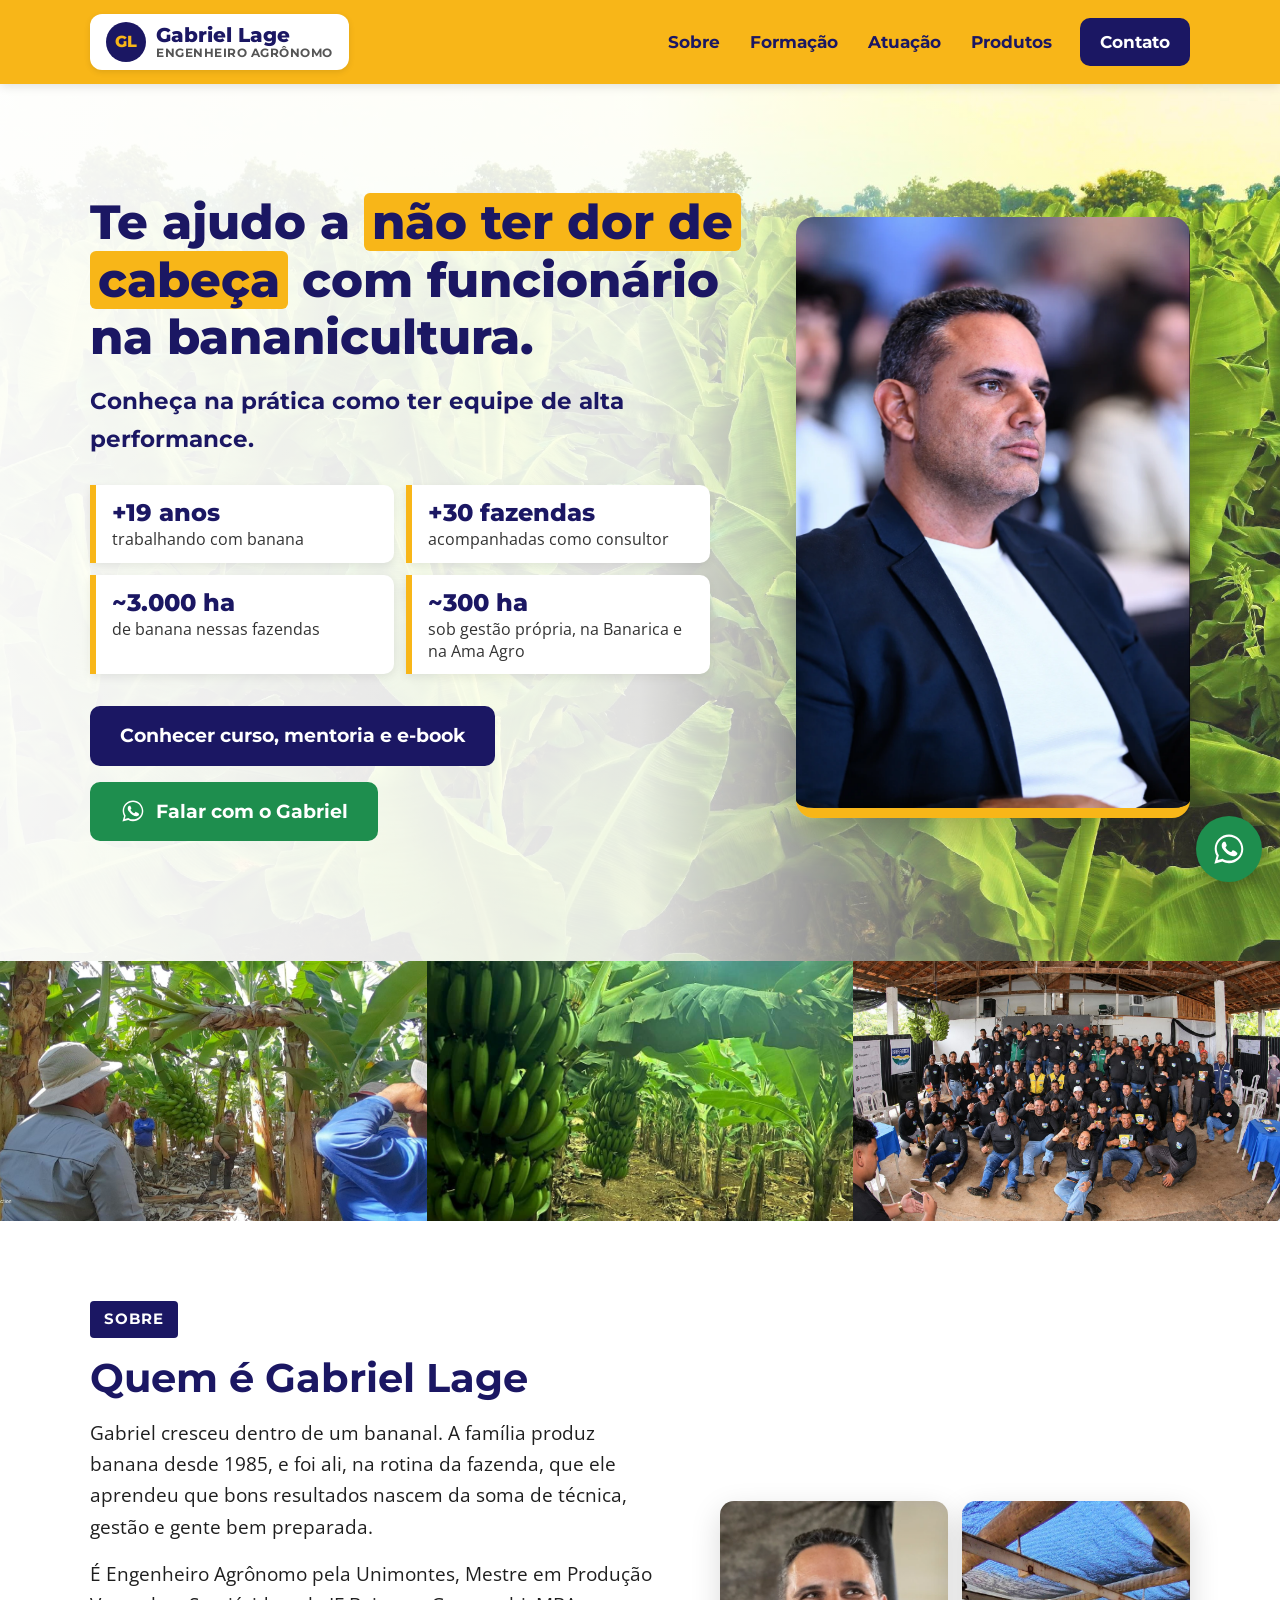
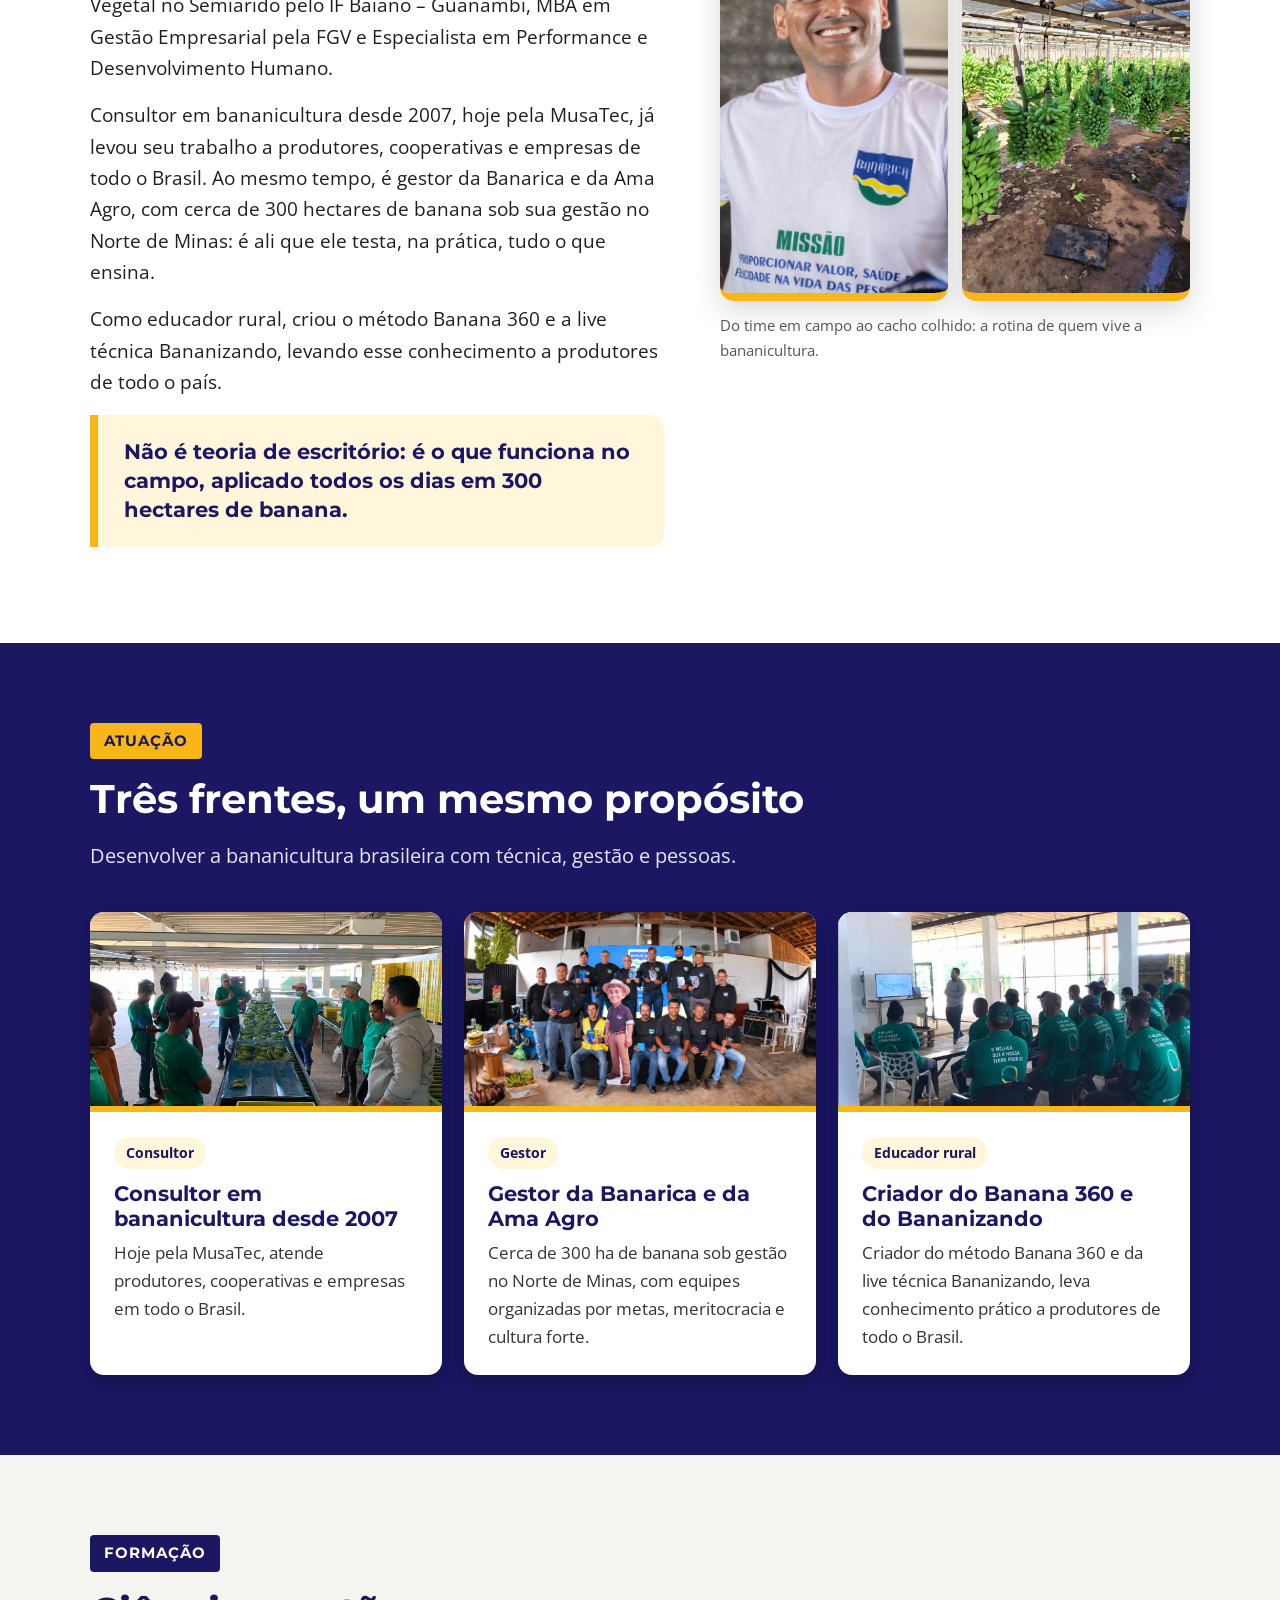
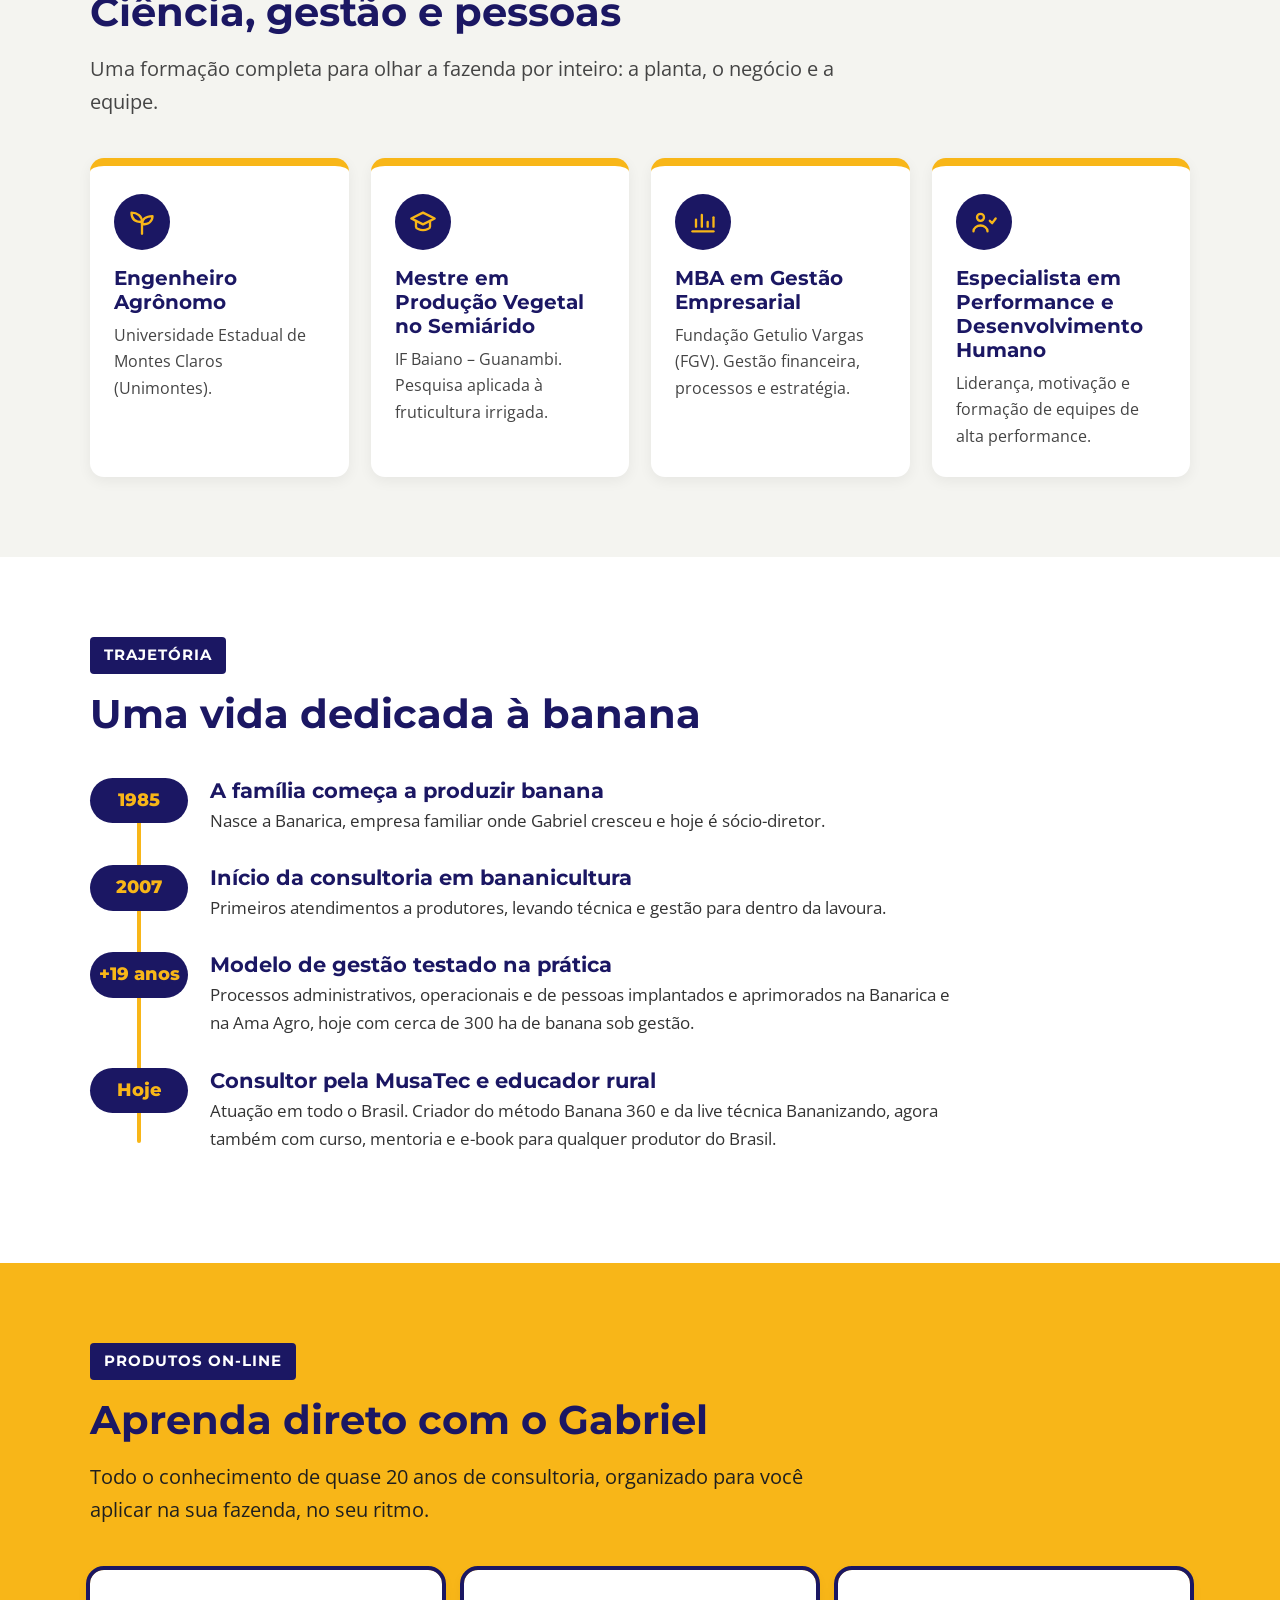
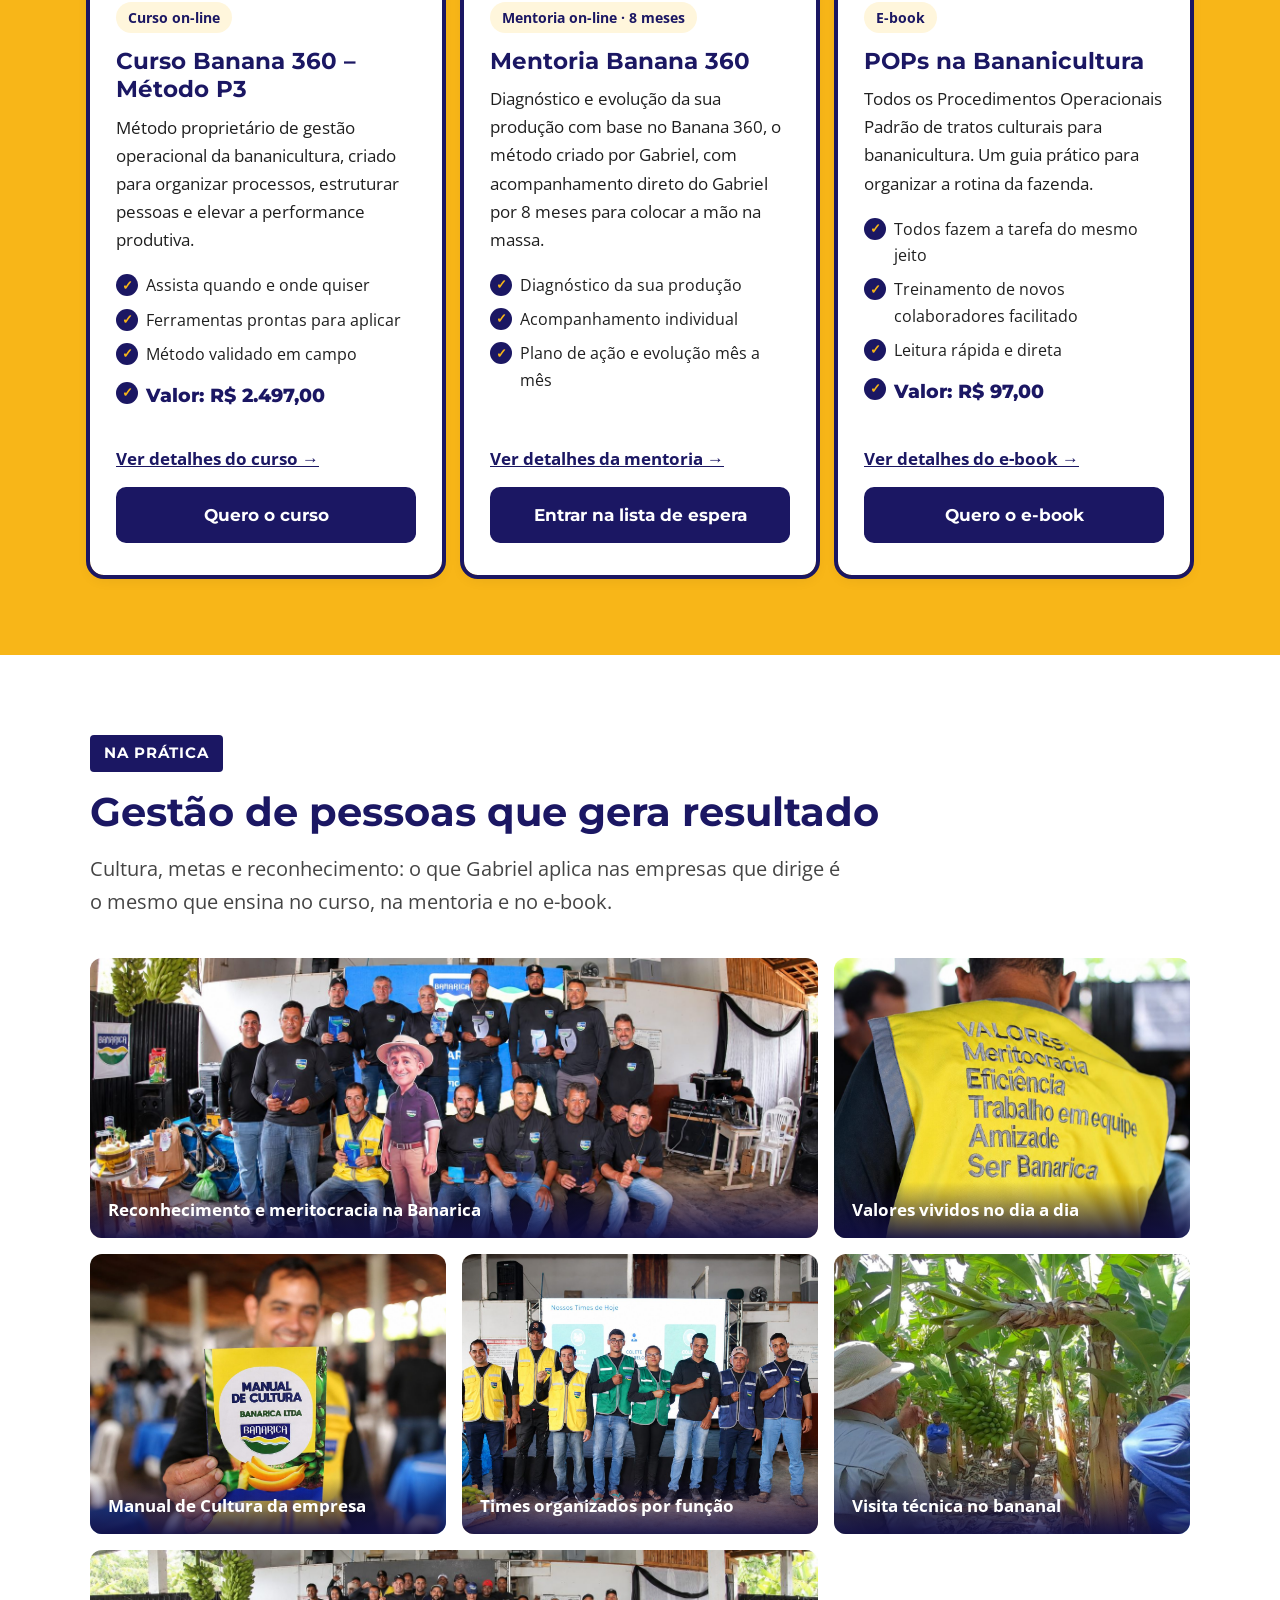
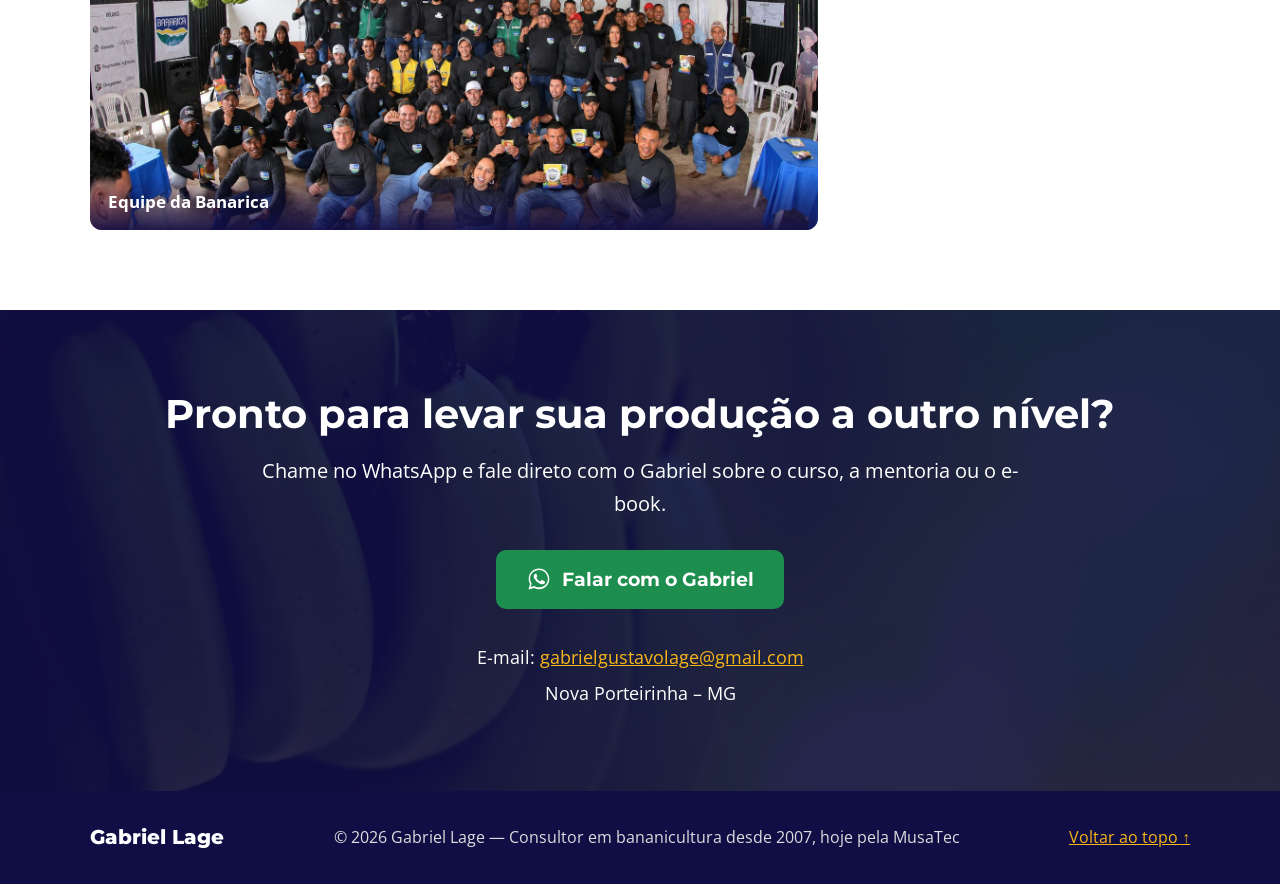
<file: index.html>
<!DOCTYPE html>
<html lang="pt-BR">
<head>
<meta charset="UTF-8">
<meta name="viewport" content="width=device-width, initial-scale=1.0">
<title>Gabriel Lage | Engenheiro Agrônomo e Consultor em Bananicultura</title>
<meta name="description" content="Gabriel Lage - Engenheiro Agrônomo, Mestre em Produção Vegetal no Semiárido, MBA em Gestão Empresarial e Especialista em Performance e Desenvolvimento Humano. Consultor em bananicultura desde 2007. Curso, mentoria e e-book.">
<link rel="preconnect" href="https://fonts.googleapis.com">
<link href="https://fonts.googleapis.com/css2?family=Montserrat:wght@600;700;800&family=Open+Sans:wght@400;600;700&display=swap" rel="stylesheet">
<link rel="stylesheet" href="estilo.css">
</head>
<body>
<a class="pular" href="#conteudo">Pular para o conteúdo</a>

<header>
  <div class="container nav">
    <a class="marca" href="#inicio" aria-label="Gabriel Lage - início"><b aria-hidden="true">GL</b><span>Gabriel Lage<small>Engenheiro Agrônomo</small></span></a>
    <button class="menu-btn" aria-expanded="false" aria-controls="menu" onclick="const m=document.getElementById('menu');m.classList.toggle('aberto');this.setAttribute('aria-expanded',m.classList.contains('aberto'))">☰ Menu</button>
    <nav aria-label="Menu principal">
      <ul id="menu" onclick="if(event.target.tagName==='A'){this.classList.remove('aberto')}">
        <li><a href="#sobre">Sobre</a></li>
        <li><a href="#formacao">Formação</a></li>
        <li><a href="#atuacao">Atuação</a></li>
        <li><a href="#produtos">Produtos</a></li>
        <li><a class="btn btn-azul" href="#contato">Contato</a></li>
      </ul>
    </nav>
  </div>
</header>

<main id="conteudo">

<!-- APRESENTAÇÃO -->
<section class="hero" id="inicio">
  <div class="container grid">
    <div>
    <h1>Te ajudo a <span>não ter dor de cabeça</span> com funcionário na bananicultura.</h1>
    <p class="cargo">Conheça na prática como ter equipe de alta performance.</p>
    <ul class="provas" aria-label="Resultados">
      <li><strong>+19 anos</strong>trabalhando com banana</li>
      <li><strong>+30 fazendas</strong>acompanhadas como consultor</li>
      <li><strong>~3.000 ha</strong>de banana nessas fazendas</li>
      <li><strong>~300 ha</strong>sob gestão própria, na Banarica e na Ama Agro</li>
    </ul>
    <div class="botoes">
      <a class="btn btn-azul" href="#produtos">Conhecer curso, mentoria e e-book</a>
      <a class="btn btn-whats" href="https://wa.me/5538998599261?text=Ol%C3%A1%20Gabriel!%20Vim%20pelo%20seu%20site%20e%20quero%20saber%20mais." target="_blank" rel="noopener">
        <svg viewBox="0 0 32 32" aria-hidden="true"><path d="M16 3C9 3 3.3 8.7 3.3 15.7c0 2.2.6 4.4 1.7 6.3L3 29l7.2-1.9c1.8 1 3.8 1.5 5.8 1.5 7 0 12.7-5.7 12.7-12.7S23 3 16 3zm0 23.3c-1.9 0-3.8-.5-5.4-1.5l-.4-.2-4.3 1.1 1.1-4.2-.3-.4c-1.1-1.7-1.6-3.7-1.6-5.7C5.1 9.9 10 5 16 5s10.9 4.9 10.9 10.9S22 26.3 16 26.3zm6-8.1c-.3-.2-1.9-1-2.2-1.1-.3-.1-.5-.2-.7.2-.2.3-.8 1.1-1 1.3-.2.2-.4.2-.7.1-.3-.2-1.4-.5-2.6-1.6-1-.9-1.6-1.9-1.8-2.2-.2-.3 0-.5.1-.7l.5-.6c.2-.2.2-.3.3-.6.1-.2 0-.4 0-.6l-1-2.4c-.3-.6-.5-.5-.7-.5h-.6c-.2 0-.6.1-.9.4-.3.3-1.2 1.2-1.2 2.9s1.2 3.4 1.4 3.6c.2.2 2.4 3.7 5.9 5.2.8.4 1.5.6 2 .7.8.3 1.6.2 2.2.1.7-.1 1.9-.8 2.2-1.5.3-.8.3-1.4.2-1.5-.1-.2-.3-.3-.6-.4z"/></svg>
        Falar com o Gabriel
      </a>
    </div>
    </div>
    <figure class="retrato"><img src="gabriel-topo.webp" alt="Gabriel Lage de blazer azul-marinho em evento empresarial"></figure>
  </div>
</section>

<div class="faixa-fotos" aria-hidden="true">
  <img src="visita-campo.jpg" alt="">
  <img src="cachos.jpg" alt="">
  <img src="equipe-banarica.jpg" alt="">
</div>

<!-- SOBRE -->
<section class="sobre" id="sobre">
  <div class="container">
    <div class="grid">
      <div>
        <span class="tag">Sobre</span>
        <h2 class="titulo">Quem é Gabriel Lage</h2>
        <p>Gabriel cresceu dentro de um bananal. A família produz banana desde 1985, e foi ali, na rotina da fazenda, que ele aprendeu que bons resultados nascem da soma de técnica, gestão e gente bem preparada.</p>
        <p>É Engenheiro Agrônomo pela Unimontes, Mestre em Produção Vegetal no Semiárido pelo IF Baiano – Guanambi, MBA em Gestão Empresarial pela FGV e Especialista em Performance e Desenvolvimento Humano.</p>
        <p>Consultor em bananicultura desde 2007, hoje pela MusaTec, já levou seu trabalho a produtores, cooperativas e empresas de todo o Brasil. Ao mesmo tempo, é gestor da Banarica e da Ama Agro, com cerca de 300 hectares de banana sob sua gestão no Norte de Minas: é ali que ele testa, na prática, tudo o que ensina.</p>
        <p>Como educador rural, criou o método Banana 360 e a live técnica Bananizando, levando esse conhecimento a produtores de todo o país.</p>
        <p class="destaque-frase">Não é teoria de escritório: é o que funciona no campo, aplicado todos os dias em 300 hectares de banana.</p>
      </div>
      <figure class="foto">
        <div class="duas">
          <img src="gabriel.webp" alt="Gabriel Lage sorrindo, com camiseta branca da Banarica">
          <img src="cachos-colhidos.jpg" alt="Cachos de banana colhidos pendurados no cabo aéreo, sob tela de sombreamento">
        </div>
        <figcaption>Do time em campo ao cacho colhido: a rotina de quem vive a bananicultura.</figcaption>
      </figure>
    </div>
  </div>
</section>

<!-- ATUAÇÃO -->
<section class="atuacao" id="atuacao">
  <div class="container">
    <span class="tag">Atuação</span>
    <h2 class="titulo">Três frentes, um mesmo propósito</h2>
    <p class="sub">Desenvolver a bananicultura brasileira com técnica, gestão e pessoas.</p>
    <div class="frentes">
      <article class="frente">
        <img src="packing.jpg" alt="Orientação técnica para a equipe na linha de embalagem de banana">
        <div>
          <span class="selo">Consultor</span>
          <h3>Consultor em bananicultura desde 2007</h3>
          <p>Hoje pela MusaTec, atende produtores, cooperativas e empresas em todo o Brasil.</p>
        </div>
      </article>
      <article class="frente">
        <img src="premiacao-banarica.jpg" alt="Colaboradores da Banarica premiados em evento de reconhecimento">
        <div>
          <span class="selo">Gestor</span>
          <h3>Gestor da Banarica e da Ama Agro</h3>
          <p>Cerca de 300 ha de banana sob gestão no Norte de Minas, com equipes organizadas por metas, meritocracia e cultura forte.</p>
        </div>
      </article>
      <article class="frente">
        <img src="palestra.jpg" alt="Palestra para colaboradores em galpão de embalagem">
        <div>
          <span class="selo">Educador rural</span>
          <h3>Criador do Banana 360 e do Bananizando</h3>
          <p>Criador do método Banana 360 e da live técnica Bananizando, leva conhecimento prático a produtores de todo o Brasil.</p>
        </div>
      </article>
    </div>
  </div>
</section>

<!-- FORMAÇÃO -->
<section class="formacao" id="formacao">
  <div class="container">
    <span class="tag">Formação</span>
    <h2 class="titulo">Ciência, gestão e pessoas</h2>
    <p class="sub">Uma formação completa para olhar a fazenda por inteiro: a planta, o negócio e a equipe.</p>
    <div class="lista">
      <article class="titulacao">
        <div class="icone" aria-hidden="true"><svg viewBox="0 0 24 24"><path d="M12 22V12"/><path d="M12 12C12 7 8 4 3 4c0 5 3 8 9 8z"/><path d="M12 14c0-4 3-7 9-7 0 4-3 7-9 7z"/></svg></div>
        <h3>Engenheiro Agrônomo</h3>
        <p>Universidade Estadual de Montes Claros (Unimontes).</p>
      </article>
      <article class="titulacao">
        <div class="icone" aria-hidden="true"><svg viewBox="0 0 24 24"><path d="M2 9l10-5 10 5-10 5z"/><path d="M6 11v5c0 1.5 3 3 6 3s6-1.5 6-3v-5"/></svg></div>
        <h3>Mestre em Produção Vegetal no Semiárido</h3>
        <p>IF Baiano – Guanambi. Pesquisa aplicada à fruticultura irrigada.</p>
      </article>
      <article class="titulacao">
        <div class="icone" aria-hidden="true"><svg viewBox="0 0 24 24"><path d="M3 20h18"/><path d="M6 16V10"/><path d="M11 16V6"/><path d="M16 16v-4"/><path d="M21 16V8"/></svg></div>
        <h3>MBA em Gestão Empresarial</h3>
        <p>Fundação Getulio Vargas (FGV). Gestão financeira, processos e estratégia.</p>
      </article>
      <article class="titulacao">
        <div class="icone" aria-hidden="true"><svg viewBox="0 0 24 24"><circle cx="9" cy="8" r="3"/><path d="M3 20c0-3 3-5 6-5s6 2 6 5"/><path d="M17 11l2 2 3-4"/></svg></div>
        <h3>Especialista em Performance e Desenvolvimento Humano</h3>
        <p>Liderança, motivação e formação de equipes de alta performance.</p>
      </article>
    </div>
  </div>
</section>

<!-- TRAJETÓRIA -->
<section class="trajetoria" id="trajetoria">
  <div class="container">
    <span class="tag">Trajetória</span>
    <h2 class="titulo">Uma vida dedicada à banana</h2>
    <ol class="linha-tempo">
      <li><span class="ano">1985</span><div><h3>A família começa a produzir banana</h3><p>Nasce a Banarica, empresa familiar onde Gabriel cresceu e hoje é sócio-diretor.</p></div></li>
      <li><span class="ano">2007</span><div><h3>Início da consultoria em bananicultura</h3><p>Primeiros atendimentos a produtores, levando técnica e gestão para dentro da lavoura.</p></div></li>
      <li><span class="ano">+19 anos</span><div><h3>Modelo de gestão testado na prática</h3><p>Processos administrativos, operacionais e de pessoas implantados e aprimorados na Banarica e na Ama Agro, hoje com cerca de 300 ha de banana sob gestão.</p></div></li>
      <li><span class="ano">Hoje</span><div><h3>Consultor pela MusaTec e educador rural</h3><p>Atuação em todo o Brasil. Criador do método Banana 360 e da live técnica Bananizando, agora também com curso, mentoria e e-book para qualquer produtor do Brasil.</p></div></li>
    </ol>
  </div>
</section>

<!-- PRODUTOS -->
<section class="produtos" id="produtos">
  <div class="container">
    <span class="tag">Produtos on-line</span>
    <h2 class="titulo">Aprenda direto com o Gabriel</h2>
    <p class="sub">Todo o conhecimento de quase 20 anos de consultoria, organizado para você aplicar na sua fazenda, no seu ritmo.</p>

    <div class="cards">
      <article class="card">
        <span class="selo">Curso on-line</span>
        <h3><a href="curso.html">Curso Banana 360 – Método P3</a></h3>
        <p>Método proprietário de gestão operacional da bananicultura, criado para organizar processos, estruturar pessoas e elevar a performance produtiva.</p>
        <ul>
          <li>Assista quando e onde quiser</li>
          <li>Ferramentas prontas para aplicar</li>
          <li>Método validado em campo</li>
          <li class="preco">Valor: R$ 2.497,00</li>
        </ul>
        <a class="saiba" href="curso.html">Ver detalhes do curso →</a>
        <a class="btn btn-azul" href="https://go.hotmart.com/T104235148Y?dp=1" target="_blank" rel="noopener">Quero o curso</a>
      </article>
      <article class="card principal">
        <span class="selo">Mentoria on-line · 8 meses</span>
        <h3><a href="mentoria.html">Mentoria Banana 360</a></h3>
        <p>Diagnóstico e evolução da sua produção com base no Banana 360, o método criado por Gabriel, com acompanhamento direto do Gabriel por 8 meses para colocar a mão na massa.</p>
        <ul>
          <li>Diagnóstico da sua produção</li>
          <li>Acompanhamento individual</li>
          <li>Plano de ação e evolução mês a mês</li>
        </ul>
        <a class="saiba" href="mentoria.html">Ver detalhes da mentoria →</a>
        <a class="btn btn-azul" href="lista-de-espera.html">Entrar na lista de espera</a>
      </article>
      <article class="card">
        <span class="selo">E-book</span>
        <h3><a href="ebook.html">POPs na Bananicultura</a></h3>
        <p>Todos os Procedimentos Operacionais Padrão de tratos culturais para bananicultura. Um guia prático para organizar a rotina da fazenda.</p>
        <ul>
          <li>Todos fazem a tarefa do mesmo jeito</li>
          <li>Treinamento de novos colaboradores facilitado</li>
          <li>Leitura rápida e direta</li>
          <li class="preco">Valor: R$ 97,00</li>
        </ul>
        <a class="saiba" href="ebook.html">Ver detalhes do e-book →</a>
        <a class="btn btn-azul" href="https://go.hotmart.com/Q104980287O?dp=1" target="_blank" rel="noopener">Quero o e-book</a>
      </article>
    </div>
  </div>
</section>

<!-- GALERIA -->
<section class="galeria" id="galeria">
  <div class="container">
    <span class="tag">Na prática</span>
    <h2 class="titulo">Gestão de pessoas que gera resultado</h2>
    <p class="sub">Cultura, metas e reconhecimento: o que Gabriel aplica nas empresas que dirige é o mesmo que ensina no curso, na mentoria e no e-book.</p>
    <div class="fotos">
      <figure class="largo"><img src="premiacao-banarica.jpg" alt="Colaboradores da Banarica segurando troféus em evento de reconhecimento"><figcaption>Reconhecimento e meritocracia na Banarica</figcaption></figure>
      <figure><img src="valores.jpg" alt="Colete amarelo com os valores da empresa bordados nas costas"><figcaption>Valores vividos no dia a dia</figcaption></figure>
      <figure><img src="manual-cultura.jpg" alt="Colaborador segurando o Manual de Cultura da Banarica"><figcaption>Manual de Cultura da empresa</figcaption></figure>
      <figure><img src="times.jpg" alt="Líderes de equipe com coletes coloridos que identificam cada time"><figcaption>Times organizados por função</figcaption></figure>
      <figure><img src="visita-campo.jpg" alt="Visita técnica com produtores dentro do bananal"><figcaption>Visita técnica no bananal</figcaption></figure>
      <figure class="largo"><img src="equipe-banarica.jpg" alt="Grande equipe de colaboradores da Banarica reunida em evento no galpão da fazenda"><figcaption>Equipe da Banarica</figcaption></figure>
    </div>
  </div>
</section>

<!-- CONTATO -->
<section class="contato" id="contato">
  <div class="container">
    <h2 class="titulo">Pronto para levar sua produção a outro nível?</h2>
    <p class="sub">Chame no WhatsApp e fale direto com o Gabriel sobre o curso, a mentoria ou o e-book.</p>
    <a class="btn btn-whats" href="https://wa.me/5538998599261?text=Ol%C3%A1%20Gabriel!%20Vim%20pelo%20seu%20site%20e%20quero%20saber%20mais." target="_blank" rel="noopener">
      <svg viewBox="0 0 32 32" aria-hidden="true"><path d="M16 3C9 3 3.3 8.7 3.3 15.7c0 2.2.6 4.4 1.7 6.3L3 29l7.2-1.9c1.8 1 3.8 1.5 5.8 1.5 7 0 12.7-5.7 12.7-12.7S23 3 16 3zm0 23.3c-1.9 0-3.8-.5-5.4-1.5l-.4-.2-4.3 1.1 1.1-4.2-.3-.4c-1.1-1.7-1.6-3.7-1.6-5.7C5.1 9.9 10 5 16 5s10.9 4.9 10.9 10.9S22 26.3 16 26.3zm6-8.1c-.3-.2-1.9-1-2.2-1.1-.3-.1-.5-.2-.7.2-.2.3-.8 1.1-1 1.3-.2.2-.4.2-.7.1-.3-.2-1.4-.5-2.6-1.6-1-.9-1.6-1.9-1.8-2.2-.2-.3 0-.5.1-.7l.5-.6c.2-.2.2-.3.3-.6.1-.2 0-.4 0-.6l-1-2.4c-.3-.6-.5-.5-.7-.5h-.6c-.2 0-.6.1-.9.4-.3.3-1.2 1.2-1.2 2.9s1.2 3.4 1.4 3.6c.2.2 2.4 3.7 5.9 5.2.8.4 1.5.6 2 .7.8.3 1.6.2 2.2.1.7-.1 1.9-.8 2.2-1.5.3-.8.3-1.4.2-1.5-.1-.2-.3-.3-.6-.4z"/></svg>
      Falar com o Gabriel
    </a>
    <div class="info">
      <div>E-mail: <a href="mailto:gabrielgustavolage@gmail.com">gabrielgustavolage@gmail.com</a></div>
      <div>Nova Porteirinha – MG</div>
    </div>
  </div>
</section>

</main>

<footer>
  <div class="container">
    <span class="assinatura">Gabriel Lage</span>
    <span>© 2026 Gabriel Lage — Consultor em bananicultura desde 2007, hoje pela MusaTec</span>
    <a href="#inicio">Voltar ao topo ↑</a>
  </div>
</footer>

<a class="whats-float" href="https://wa.me/5538998599261" target="_blank" rel="noopener" aria-label="Falar no WhatsApp">
  <svg viewBox="0 0 32 32" aria-hidden="true"><path d="M16 3C9 3 3.3 8.7 3.3 15.7c0 2.2.6 4.4 1.7 6.3L3 29l7.2-1.9c1.8 1 3.8 1.5 5.8 1.5 7 0 12.7-5.7 12.7-12.7S23 3 16 3zm0 23.3c-1.9 0-3.8-.5-5.4-1.5l-.4-.2-4.3 1.1 1.1-4.2-.3-.4c-1.1-1.7-1.6-3.7-1.6-5.7C5.1 9.9 10 5 16 5s10.9 4.9 10.9 10.9S22 26.3 16 26.3zm6-8.1c-.3-.2-1.9-1-2.2-1.1-.3-.1-.5-.2-.7.2-.2.3-.8 1.1-1 1.3-.2.2-.4.2-.7.1-.3-.2-1.4-.5-2.6-1.6-1-.9-1.6-1.9-1.8-2.2-.2-.3 0-.5.1-.7l.5-.6c.2-.2.2-.3.3-.6.1-.2 0-.4 0-.6l-1-2.4c-.3-.6-.5-.5-.7-.5h-.6c-.2 0-.6.1-.9.4-.3.3-1.2 1.2-1.2 2.9s1.2 3.4 1.4 3.6c.2.2 2.4 3.7 5.9 5.2.8.4 1.5.6 2 .7.8.3 1.6.2 2.2.1.7-.1 1.9-.8 2.2-1.5.3-.8.3-1.4.2-1.5-.1-.2-.3-.3-.6-.4z"/></svg>
</a>

</body>
</html>
</file>
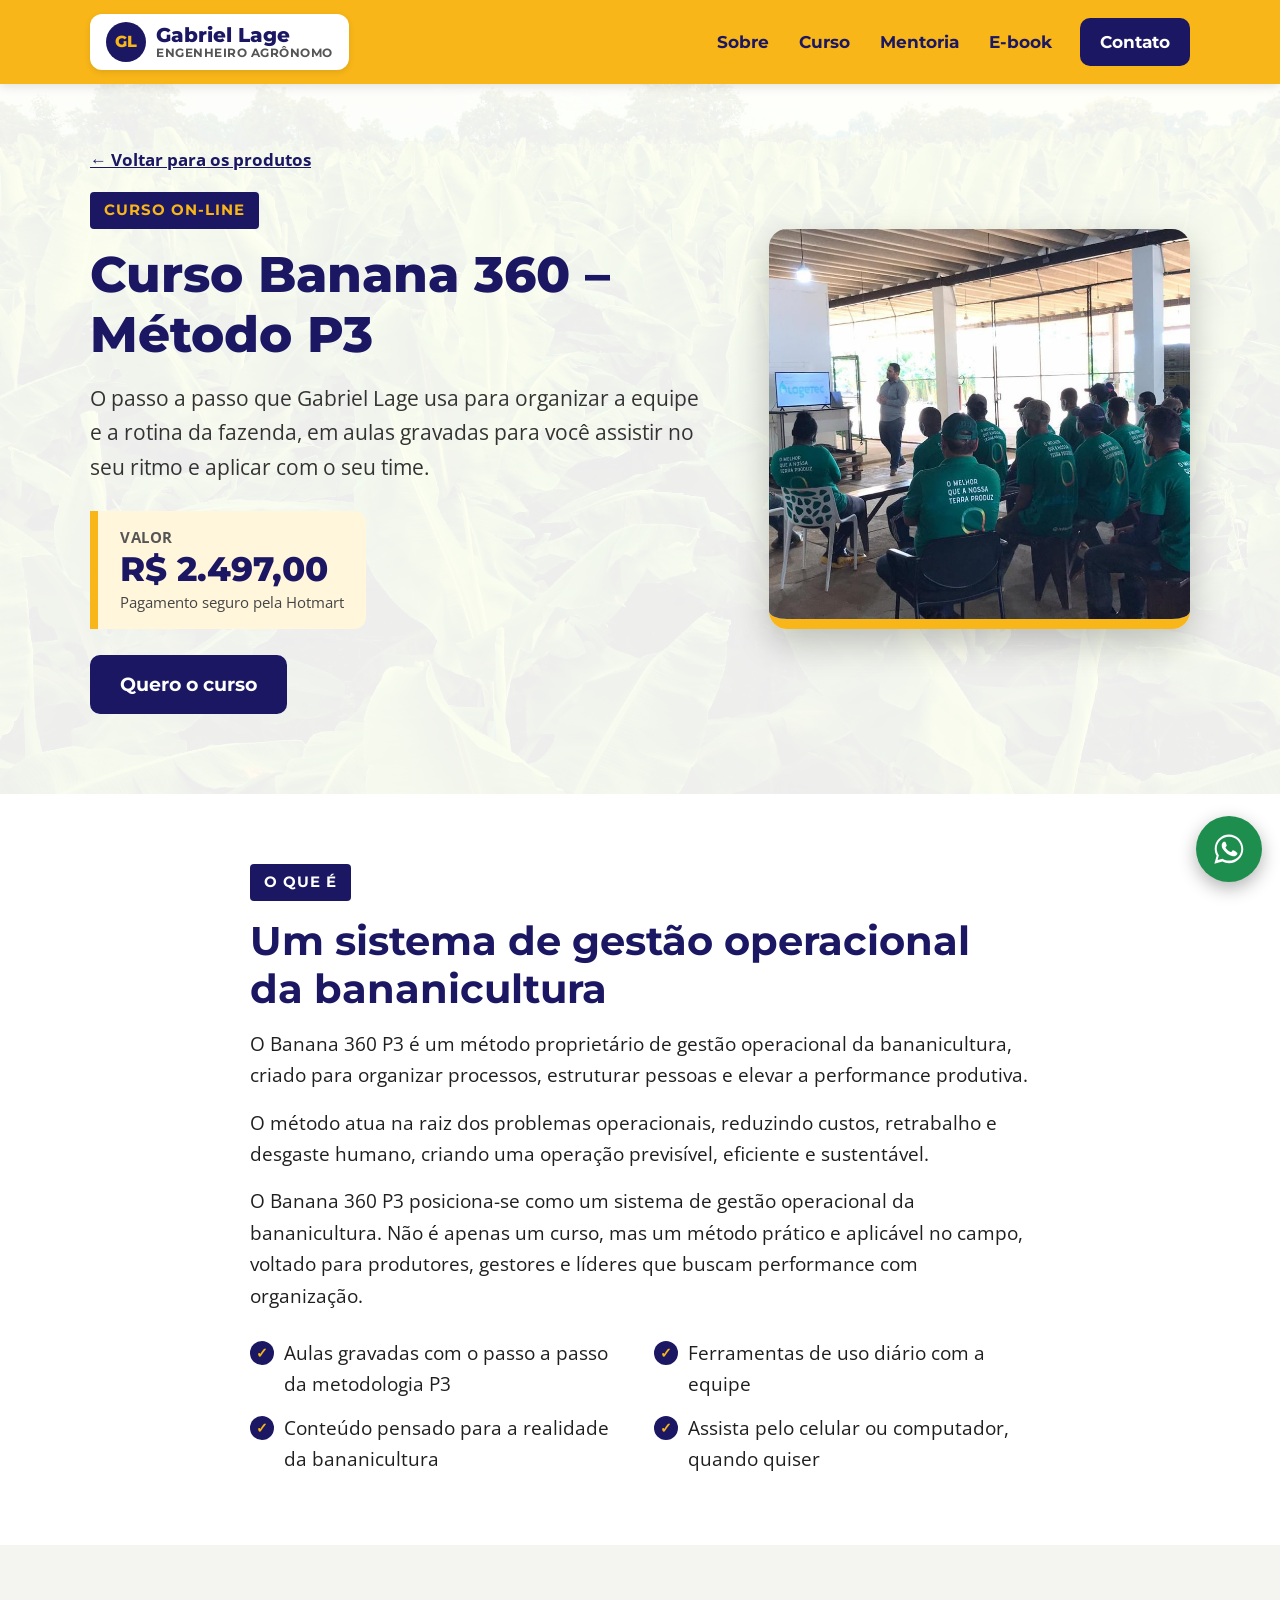
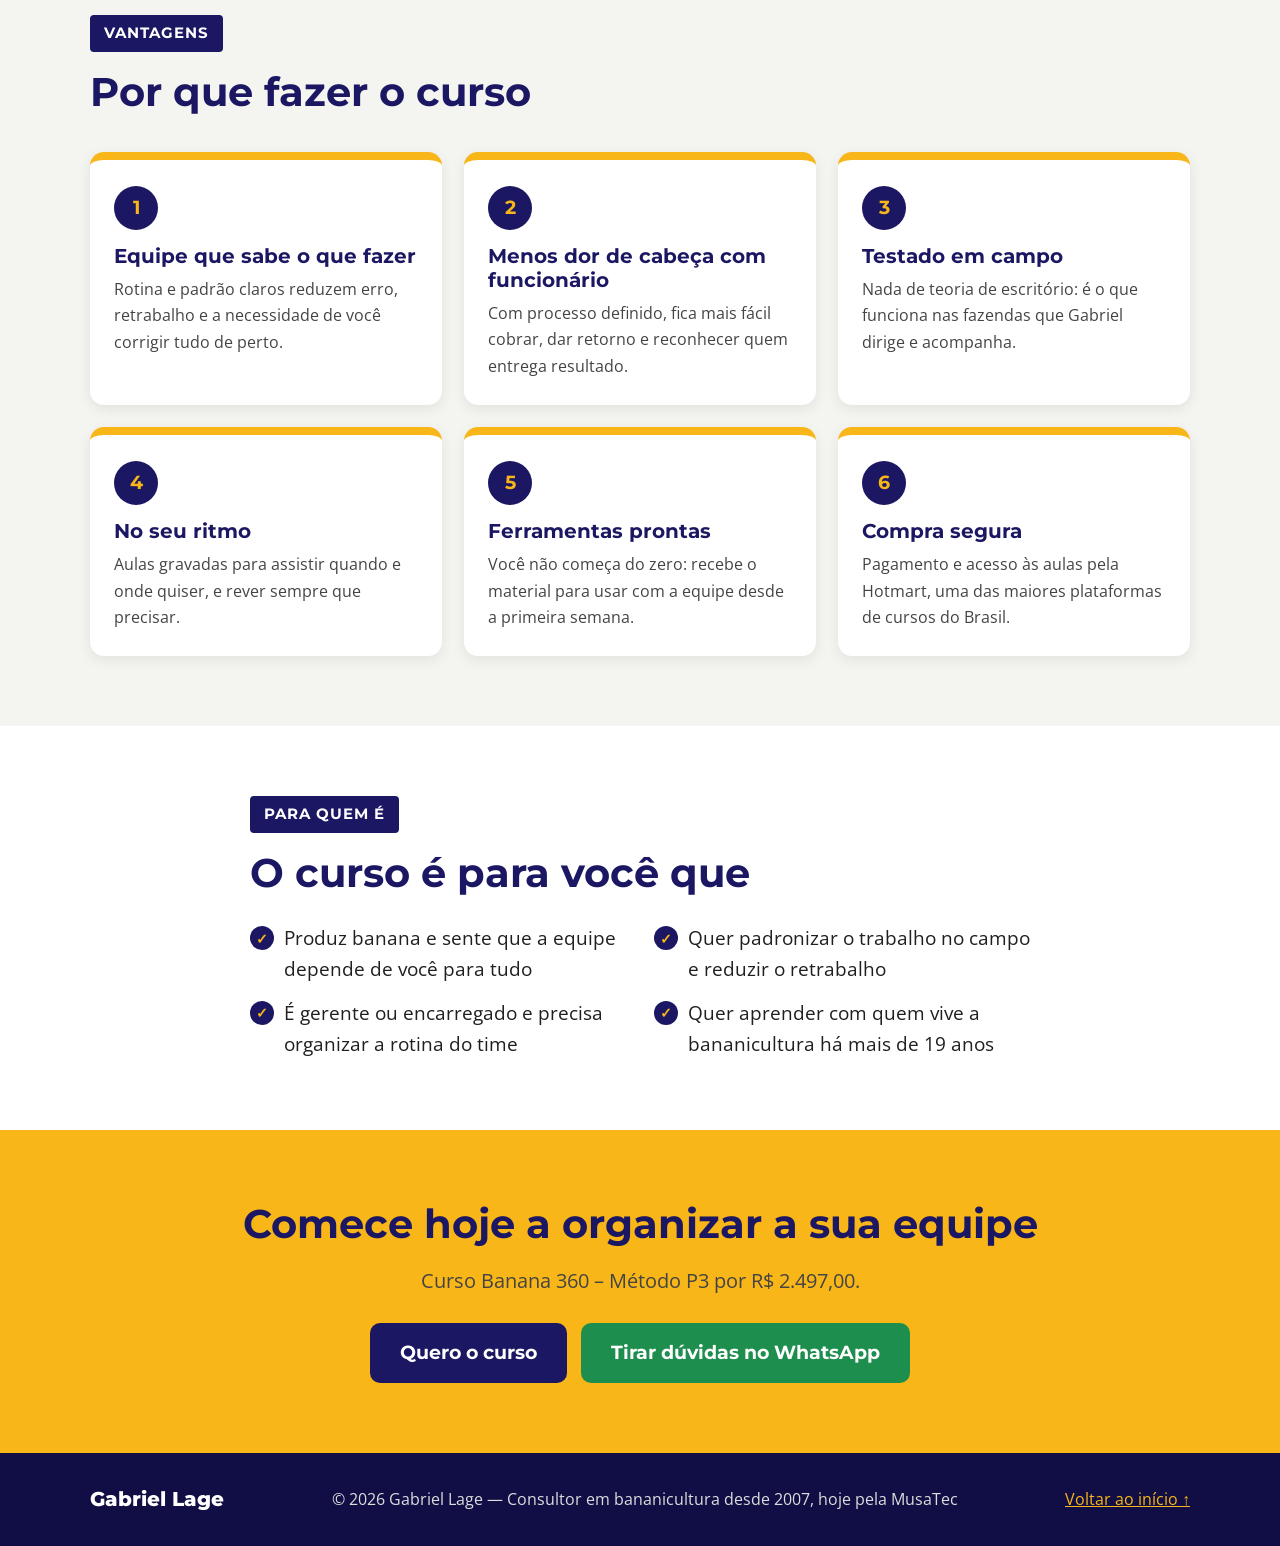
<file: curso.html>
<!DOCTYPE html>
<html lang="pt-BR">
<head>
<meta charset="UTF-8">
<meta name="viewport" content="width=device-width, initial-scale=1.0">
<title>Curso Banana 360 – Método P3 | Gabriel Lage</title>
<meta name="description" content="Curso on-line Banana 360 – Método P3, de Gabriel Lage: aulas gravadas e ferramentas para organizar a equipe e a rotina da fazenda de banana.">
<link rel="preconnect" href="https://fonts.googleapis.com">
<link href="https://fonts.googleapis.com/css2?family=Montserrat:wght@600;700;800&family=Open+Sans:wght@400;600;700&display=swap" rel="stylesheet">
<link rel="stylesheet" href="estilo.css">
</head>
<body>
<a class="pular" href="#conteudo">Pular para o conteúdo</a>

<header>
  <div class="container nav">
    <a class="marca" href="index.html" aria-label="Gabriel Lage - início"><b aria-hidden="true">GL</b><span>Gabriel Lage<small>Engenheiro Agrônomo</small></span></a>
    <button class="menu-btn" aria-expanded="false" aria-controls="menu" onclick="const m=document.getElementById('menu');m.classList.toggle('aberto');this.setAttribute('aria-expanded',m.classList.contains('aberto'))">☰ Menu</button>
    <nav aria-label="Menu principal">
      <ul id="menu" onclick="if(event.target.tagName==='A'){this.classList.remove('aberto')}">
        <li><a href="index.html#sobre">Sobre</a></li>
        <li><a href="curso.html" aria-current="page">Curso</a></li>
        <li><a href="mentoria.html">Mentoria</a></li>
        <li><a href="ebook.html">E-book</a></li>
        <li><a class="btn btn-azul" href="index.html#contato">Contato</a></li>
      </ul>
    </nav>
  </div>
</header>

<main id="conteudo">

<section class="topo-produto">
  <div class="container grid">
    <div>
      <a class="voltar" href="index.html#produtos">← Voltar para os produtos</a><br>
      <span class="selo-produto">Curso on-line</span>
      <h1>Curso Banana 360 – Método P3</h1>
      <p class="chamada">O passo a passo que Gabriel Lage usa para organizar a equipe e a rotina da fazenda, em aulas gravadas para você assistir no seu ritmo e aplicar com o seu time.</p>
      <div class="preco-box">
        <small>Valor</small>
        <strong>R$ 2.497,00</strong>
        <span>Pagamento seguro pela Hotmart</span>
      </div>
      <div class="botoes">
        <a class="btn btn-azul" href="https://go.hotmart.com/T104235148Y?dp=1" target="_blank" rel="noopener">Quero o curso</a>
      </div>
    </div>
    <div class="visual"><img src="palestra.jpg" alt="Treinamento para colaboradores em galpão de embalagem de banana"></div>
  </div>
</section>

<section class="bloco">
  <div class="container texto">
    <span class="tag">O que é</span>
    <h2 class="titulo">Um sistema de gestão operacional da bananicultura</h2>
    <p>O Banana 360 P3 é um método proprietário de gestão operacional da bananicultura, criado para organizar processos, estruturar pessoas e elevar a performance produtiva.</p>
    <p>O método atua na raiz dos problemas operacionais, reduzindo custos, retrabalho e desgaste humano, criando uma operação previsível, eficiente e sustentável.</p>
    <p>O Banana 360 P3 posiciona-se como um sistema de gestão operacional da bananicultura. Não é apenas um curso, mas um método prático e aplicável no campo, voltado para produtores, gestores e líderes que buscam performance com organização.</p>
    <ul class="checks">
      <li>Aulas gravadas com o passo a passo da metodologia P3</li>
      <li>Ferramentas de uso diário com a equipe</li>
      <li>Conteúdo pensado para a realidade da bananicultura</li>
      <li>Assista pelo celular ou computador, quando quiser</li>
    </ul>
  </div>
</section>

<section class="bloco cinza">
  <div class="container">
    <span class="tag">Vantagens</span>
    <h2 class="titulo">Por que fazer o curso</h2>
    <div class="vantagens">
      <article class="vantagem"><b>1</b><h3>Equipe que sabe o que fazer</h3><p>Rotina e padrão claros reduzem erro, retrabalho e a necessidade de você corrigir tudo de perto.</p></article>
      <article class="vantagem"><b>2</b><h3>Menos dor de cabeça com funcionário</h3><p>Com processo definido, fica mais fácil cobrar, dar retorno e reconhecer quem entrega resultado.</p></article>
      <article class="vantagem"><b>3</b><h3>Testado em campo</h3><p>Nada de teoria de escritório: é o que funciona nas fazendas que Gabriel dirige e acompanha.</p></article>
      <article class="vantagem"><b>4</b><h3>No seu ritmo</h3><p>Aulas gravadas para assistir quando e onde quiser, e rever sempre que precisar.</p></article>
      <article class="vantagem"><b>5</b><h3>Ferramentas prontas</h3><p>Você não começa do zero: recebe o material para usar com a equipe desde a primeira semana.</p></article>
      <article class="vantagem"><b>6</b><h3>Compra segura</h3><p>Pagamento e acesso às aulas pela Hotmart, uma das maiores plataformas de cursos do Brasil.</p></article>
    </div>
  </div>
</section>

<section class="bloco">
  <div class="container texto">
    <span class="tag">Para quem é</span>
    <h2 class="titulo">O curso é para você que</h2>
    <ul class="checks">
      <li>Produz banana e sente que a equipe depende de você para tudo</li>
      <li>Quer padronizar o trabalho no campo e reduzir o retrabalho</li>
      <li>É gerente ou encarregado e precisa organizar a rotina do time</li>
      <li>Quer aprender com quem vive a bananicultura há mais de 19 anos</li>
    </ul>
  </div>
</section>

<section class="bloco amarelo cta-final">
  <div class="container">
    <h2 class="titulo">Comece hoje a organizar a sua equipe</h2>
    <p class="sub">Curso Banana 360 – Método P3 por R$ 2.497,00.</p>
    <div class="botoes">
      <a class="btn btn-azul" href="https://go.hotmart.com/T104235148Y?dp=1" target="_blank" rel="noopener">Quero o curso</a>
      <a class="btn btn-whats" href="https://wa.me/5538998599261?text=Ol%C3%A1%20Gabriel!%20Tenho%20uma%20d%C3%BAvida%20sobre%20o%20Curso%20Banana%20360." target="_blank" rel="noopener">Tirar dúvidas no WhatsApp</a>
    </div>
  </div>
</section>

</main>

<footer>
  <div class="container">
    <span class="assinatura">Gabriel Lage</span>
    <span>© 2026 Gabriel Lage — Consultor em bananicultura desde 2007, hoje pela MusaTec</span>
    <a href="index.html">Voltar ao início ↑</a>
  </div>
</footer>

<a class="whats-float" href="https://wa.me/5538998599261" target="_blank" rel="noopener" aria-label="Falar no WhatsApp">
  <svg viewBox="0 0 32 32" aria-hidden="true"><path d="M16 3C9 3 3.3 8.7 3.3 15.7c0 2.2.6 4.4 1.7 6.3L3 29l7.2-1.9c1.8 1 3.8 1.5 5.8 1.5 7 0 12.7-5.7 12.7-12.7S23 3 16 3zm0 23.3c-1.9 0-3.8-.5-5.4-1.5l-.4-.2-4.3 1.1 1.1-4.2-.3-.4c-1.1-1.7-1.6-3.7-1.6-5.7C5.1 9.9 10 5 16 5s10.9 4.9 10.9 10.9S22 26.3 16 26.3zm6-8.1c-.3-.2-1.9-1-2.2-1.1-.3-.1-.5-.2-.7.2-.2.3-.8 1.1-1 1.3-.2.2-.4.2-.7.1-.3-.2-1.4-.5-2.6-1.6-1-.9-1.6-1.9-1.8-2.2-.2-.3 0-.5.1-.7l.5-.6c.2-.2.2-.3.3-.6.1-.2 0-.4 0-.6l-1-2.4c-.3-.6-.5-.5-.7-.5h-.6c-.2 0-.6.1-.9.4-.3.3-1.2 1.2-1.2 2.9s1.2 3.4 1.4 3.6c.2.2 2.4 3.7 5.9 5.2.8.4 1.5.6 2 .7.8.3 1.6.2 2.2.1.7-.1 1.9-.8 2.2-1.5.3-.8.3-1.4.2-1.5-.1-.2-.3-.3-.6-.4z"/></svg>
</a>

</body>
</html>
</file>
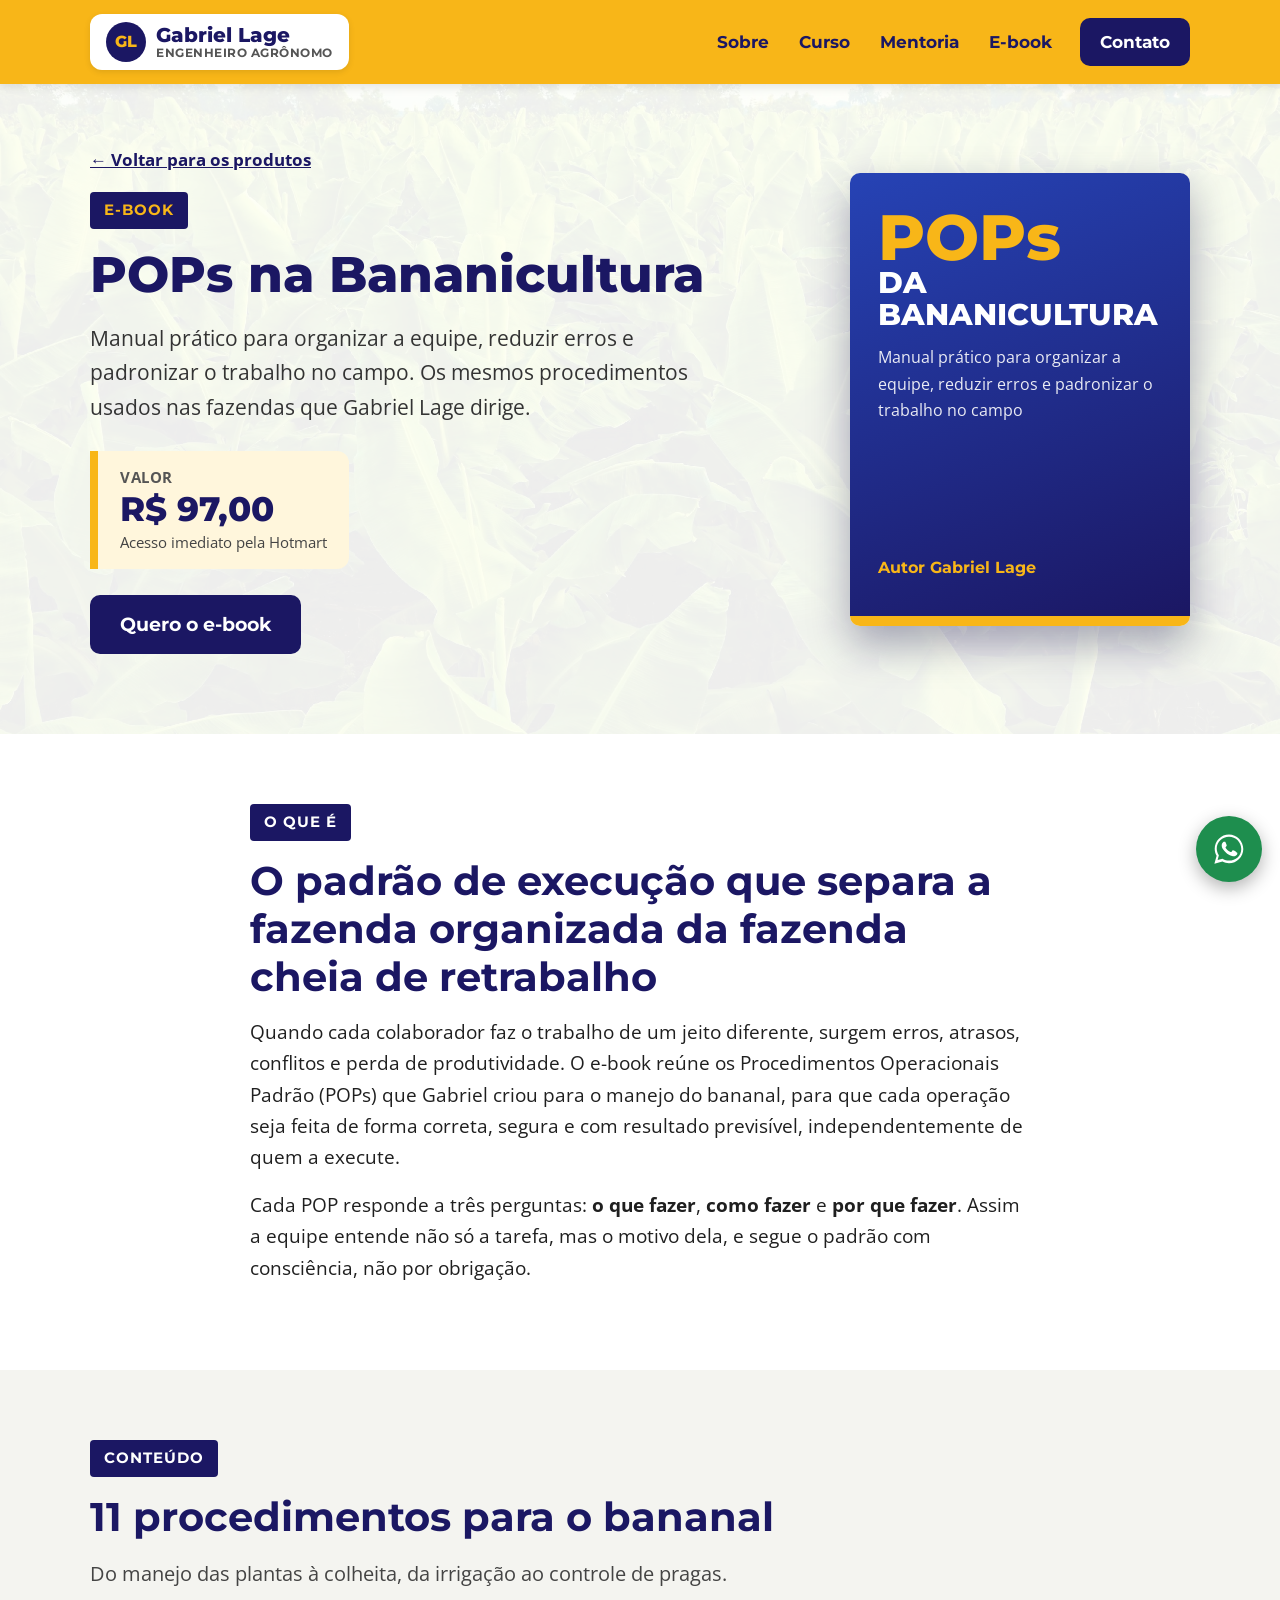
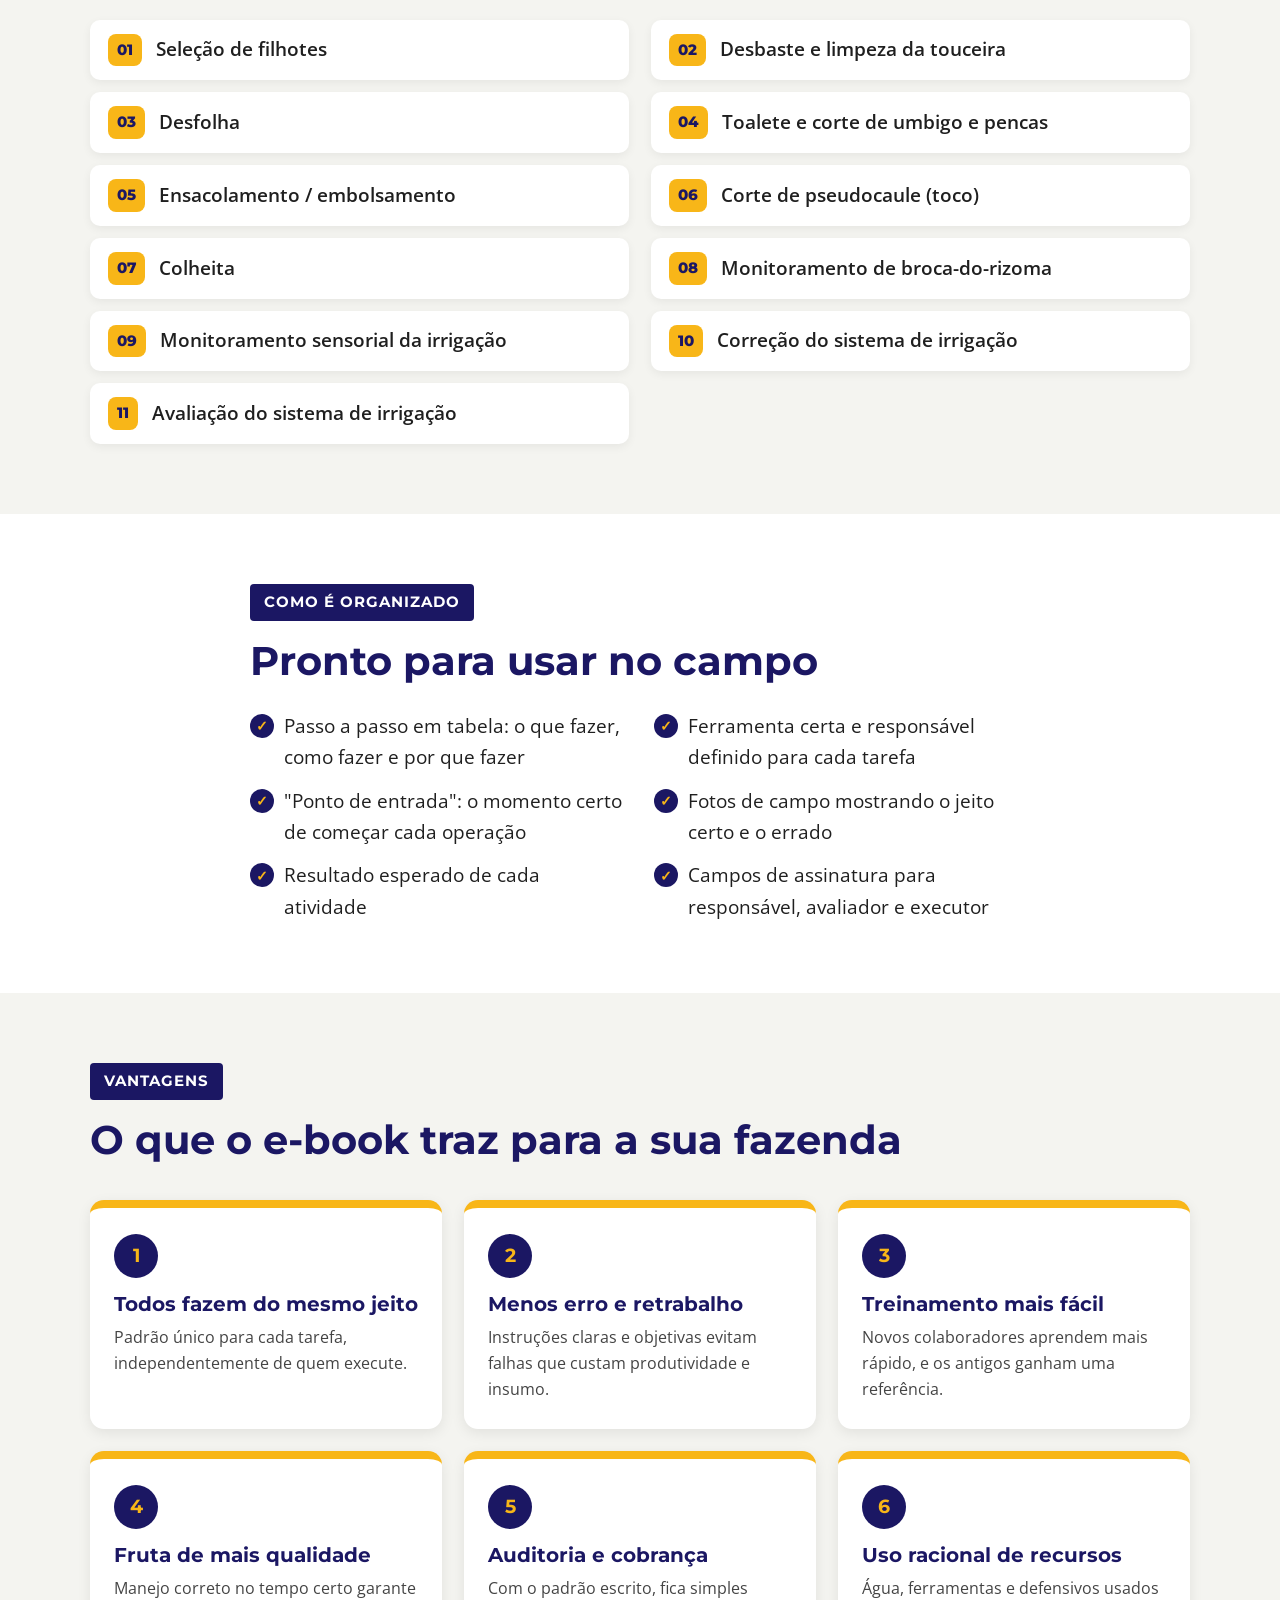
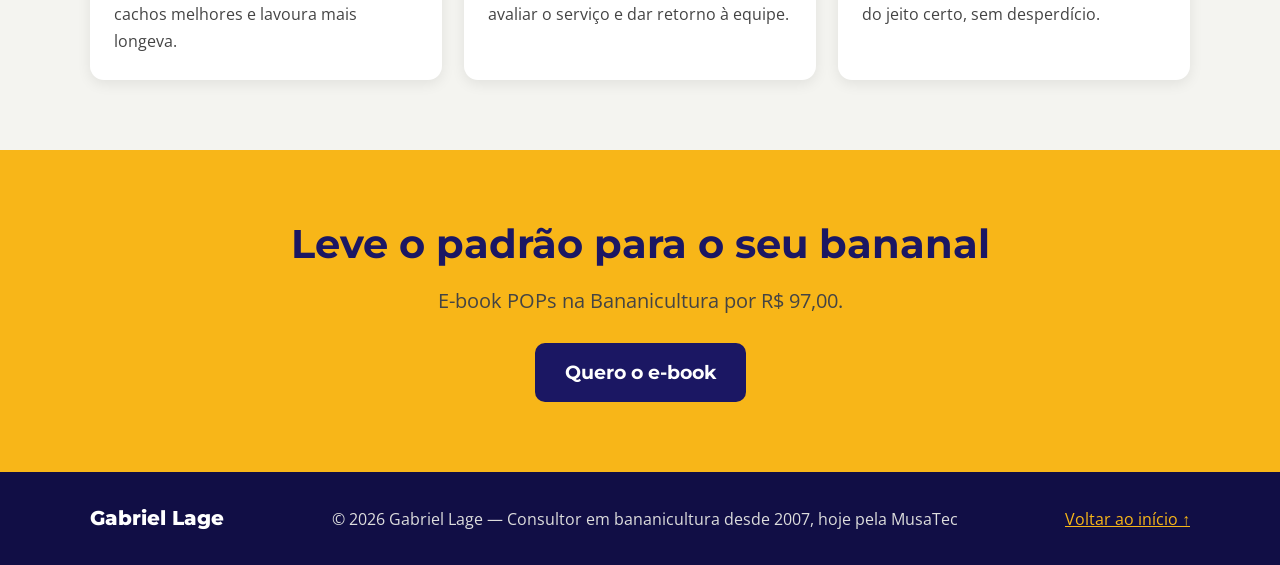
<file: ebook.html>
<!DOCTYPE html>
<html lang="pt-BR">
<head>
<meta charset="UTF-8">
<meta name="viewport" content="width=device-width, initial-scale=1.0">
<title>E-book POPs na Bananicultura | Gabriel Lage</title>
<meta name="description" content="E-book POPs na Bananicultura, de Gabriel Lage: 11 Procedimentos Operacionais Padrão para organizar a equipe, reduzir erros e padronizar o trabalho no bananal.">
<link rel="preconnect" href="https://fonts.googleapis.com">
<link href="https://fonts.googleapis.com/css2?family=Montserrat:wght@600;700;800&family=Open+Sans:wght@400;600;700&display=swap" rel="stylesheet">
<link rel="stylesheet" href="estilo.css">
</head>
<body>
<a class="pular" href="#conteudo">Pular para o conteúdo</a>

<header>
  <div class="container nav">
    <a class="marca" href="index.html" aria-label="Gabriel Lage - início"><b aria-hidden="true">GL</b><span>Gabriel Lage<small>Engenheiro Agrônomo</small></span></a>
    <button class="menu-btn" aria-expanded="false" aria-controls="menu" onclick="const m=document.getElementById('menu');m.classList.toggle('aberto');this.setAttribute('aria-expanded',m.classList.contains('aberto'))">☰ Menu</button>
    <nav aria-label="Menu principal">
      <ul id="menu" onclick="if(event.target.tagName==='A'){this.classList.remove('aberto')}">
        <li><a href="index.html#sobre">Sobre</a></li>
        <li><a href="curso.html">Curso</a></li>
        <li><a href="mentoria.html">Mentoria</a></li>
        <li><a href="ebook.html" aria-current="page">E-book</a></li>
        <li><a class="btn btn-azul" href="index.html#contato">Contato</a></li>
      </ul>
    </nav>
  </div>
</header>

<main id="conteudo">

<section class="topo-produto">
  <div class="container grid">
    <div>
      <a class="voltar" href="index.html#produtos">← Voltar para os produtos</a><br>
      <span class="selo-produto">E-book</span>
      <h1>POPs na Bananicultura</h1>
      <p class="chamada">Manual prático para organizar a equipe, reduzir erros e padronizar o trabalho no campo. Os mesmos procedimentos usados nas fazendas que Gabriel Lage dirige.</p>
      <div class="preco-box">
        <small>Valor</small>
        <strong>R$ 97,00</strong>
        <span>Acesso imediato pela Hotmart</span>
      </div>
      <div class="botoes">
        <a class="btn btn-azul" href="https://go.hotmart.com/Q104980287O?dp=1" target="_blank" rel="noopener">Quero o e-book</a>
      </div>
    </div>
    <div class="visual" aria-hidden="true">
      <div class="capa-ebook">
        <div><div class="t1">POPs</div><div class="t2">DA BANANICULTURA</div><div class="t3">Manual prático para organizar a equipe, reduzir erros e padronizar o trabalho no campo</div></div>
        <div class="autor">Autor Gabriel Lage</div>
      </div>
    </div>
  </div>
</section>

<section class="bloco">
  <div class="container texto">
    <span class="tag">O que é</span>
    <h2 class="titulo">O padrão de execução que separa a fazenda organizada da fazenda cheia de retrabalho</h2>
    <p>Quando cada colaborador faz o trabalho de um jeito diferente, surgem erros, atrasos, conflitos e perda de produtividade. O e-book reúne os Procedimentos Operacionais Padrão (POPs) que Gabriel criou para o manejo do bananal, para que cada operação seja feita de forma correta, segura e com resultado previsível, independentemente de quem a execute.</p>
    <p>Cada POP responde a três perguntas: <strong>o que fazer</strong>, <strong>como fazer</strong> e <strong>por que fazer</strong>. Assim a equipe entende não só a tarefa, mas o motivo dela, e segue o padrão com consciência, não por obrigação.</p>
  </div>
</section>

<section class="bloco cinza">
  <div class="container">
    <span class="tag">Conteúdo</span>
    <h2 class="titulo">11 procedimentos para o bananal</h2>
    <p class="sub">Do manejo das plantas à colheita, da irrigação ao controle de pragas.</p>
    <ol class="pops">
      <li>Seleção de filhotes</li>
      <li>Desbaste e limpeza da touceira</li>
      <li>Desfolha</li>
      <li>Toalete e corte de umbigo e pencas</li>
      <li>Ensacolamento / embolsamento</li>
      <li>Corte de pseudocaule (toco)</li>
      <li>Colheita</li>
      <li>Monitoramento de broca-do-rizoma</li>
      <li>Monitoramento sensorial da irrigação</li>
      <li>Correção do sistema de irrigação</li>
      <li>Avaliação do sistema de irrigação</li>
    </ol>
  </div>
</section>

<section class="bloco">
  <div class="container texto">
    <span class="tag">Como é organizado</span>
    <h2 class="titulo">Pronto para usar no campo</h2>
    <ul class="checks">
      <li>Passo a passo em tabela: o que fazer, como fazer e por que fazer</li>
      <li>Ferramenta certa e responsável definido para cada tarefa</li>
      <li>"Ponto de entrada": o momento certo de começar cada operação</li>
      <li>Fotos de campo mostrando o jeito certo e o errado</li>
      <li>Resultado esperado de cada atividade</li>
      <li>Campos de assinatura para responsável, avaliador e executor</li>
    </ul>
  </div>
</section>

<section class="bloco cinza">
  <div class="container">
    <span class="tag">Vantagens</span>
    <h2 class="titulo">O que o e-book traz para a sua fazenda</h2>
    <div class="vantagens">
      <article class="vantagem"><b>1</b><h3>Todos fazem do mesmo jeito</h3><p>Padrão único para cada tarefa, independentemente de quem execute.</p></article>
      <article class="vantagem"><b>2</b><h3>Menos erro e retrabalho</h3><p>Instruções claras e objetivas evitam falhas que custam produtividade e insumo.</p></article>
      <article class="vantagem"><b>3</b><h3>Treinamento mais fácil</h3><p>Novos colaboradores aprendem mais rápido, e os antigos ganham uma referência.</p></article>
      <article class="vantagem"><b>4</b><h3>Fruta de mais qualidade</h3><p>Manejo correto no tempo certo garante cachos melhores e lavoura mais longeva.</p></article>
      <article class="vantagem"><b>5</b><h3>Auditoria e cobrança</h3><p>Com o padrão escrito, fica simples avaliar o serviço e dar retorno à equipe.</p></article>
      <article class="vantagem"><b>6</b><h3>Uso racional de recursos</h3><p>Água, ferramentas e defensivos usados do jeito certo, sem desperdício.</p></article>
    </div>
  </div>
</section>

<section class="bloco amarelo cta-final">
  <div class="container">
    <h2 class="titulo">Leve o padrão para o seu bananal</h2>
    <p class="sub">E-book POPs na Bananicultura por R$ 97,00.</p>
    <div class="botoes">
      <a class="btn btn-azul" href="https://go.hotmart.com/Q104980287O?dp=1" target="_blank" rel="noopener">Quero o e-book</a>
    </div>
  </div>
</section>

</main>

<footer>
  <div class="container">
    <span class="assinatura">Gabriel Lage</span>
    <span>© 2026 Gabriel Lage — Consultor em bananicultura desde 2007, hoje pela MusaTec</span>
    <a href="index.html">Voltar ao início ↑</a>
  </div>
</footer>

<a class="whats-float" href="https://wa.me/5538998599261" target="_blank" rel="noopener" aria-label="Falar no WhatsApp">
  <svg viewBox="0 0 32 32" aria-hidden="true"><path d="M16 3C9 3 3.3 8.7 3.3 15.7c0 2.2.6 4.4 1.7 6.3L3 29l7.2-1.9c1.8 1 3.8 1.5 5.8 1.5 7 0 12.7-5.7 12.7-12.7S23 3 16 3zm0 23.3c-1.9 0-3.8-.5-5.4-1.5l-.4-.2-4.3 1.1 1.1-4.2-.3-.4c-1.1-1.7-1.6-3.7-1.6-5.7C5.1 9.9 10 5 16 5s10.9 4.9 10.9 10.9S22 26.3 16 26.3zm6-8.1c-.3-.2-1.9-1-2.2-1.1-.3-.1-.5-.2-.7.2-.2.3-.8 1.1-1 1.3-.2.2-.4.2-.7.1-.3-.2-1.4-.5-2.6-1.6-1-.9-1.6-1.9-1.8-2.2-.2-.3 0-.5.1-.7l.5-.6c.2-.2.2-.3.3-.6.1-.2 0-.4 0-.6l-1-2.4c-.3-.6-.5-.5-.7-.5h-.6c-.2 0-.6.1-.9.4-.3.3-1.2 1.2-1.2 2.9s1.2 3.4 1.4 3.6c.2.2 2.4 3.7 5.9 5.2.8.4 1.5.6 2 .7.8.3 1.6.2 2.2.1.7-.1 1.9-.8 2.2-1.5.3-.8.3-1.4.2-1.5-.1-.2-.3-.3-.6-.4z"/></svg>
</a>

</body>
</html>
</file>
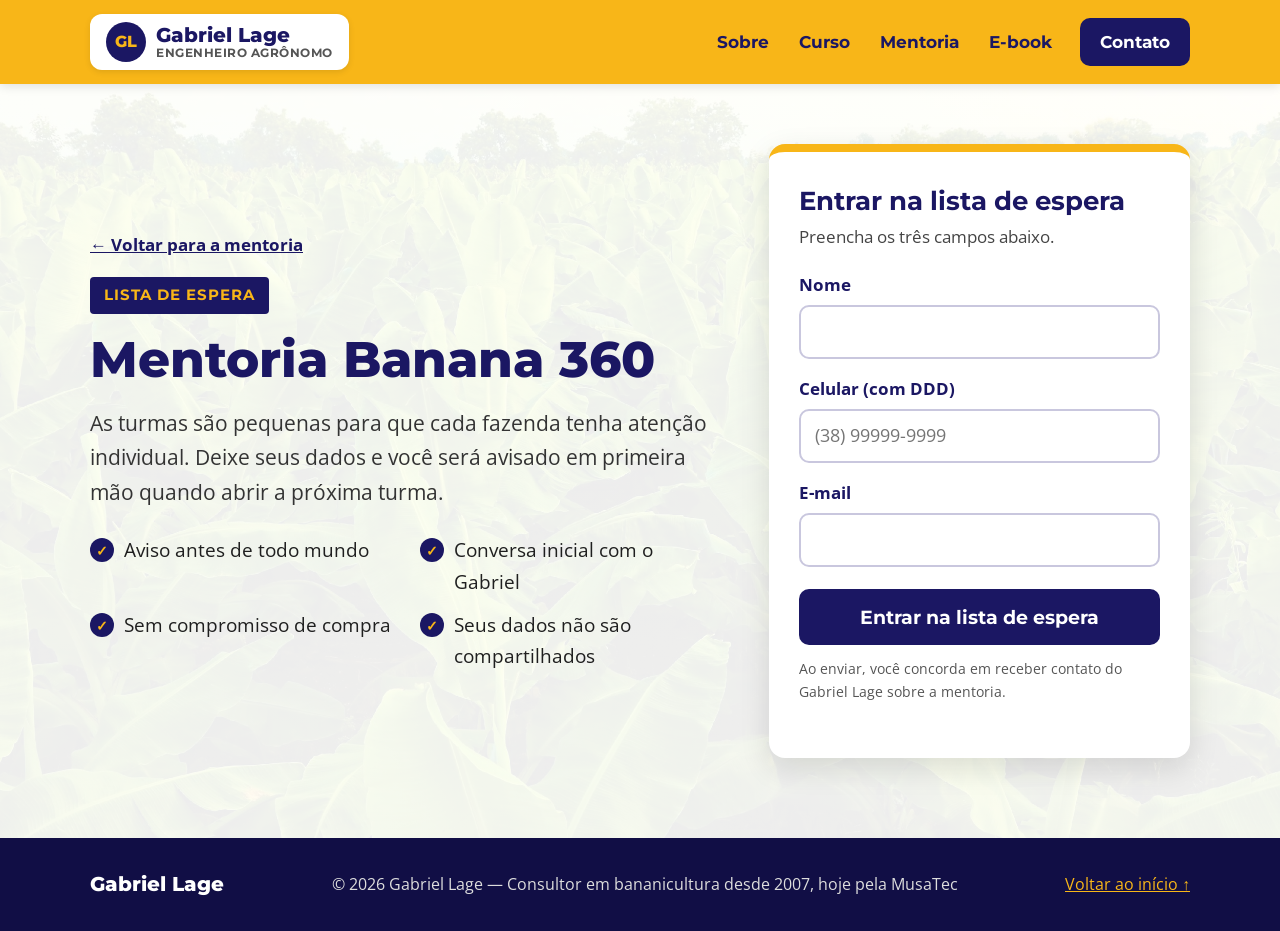
<file: lista-de-espera.html>
<!DOCTYPE html>
<html lang="pt-BR">
<head>
<meta charset="UTF-8">
<meta name="viewport" content="width=device-width, initial-scale=1.0">
<title>Lista de espera – Mentoria Banana 360 | Gabriel Lage</title>
<meta name="description" content="Entre na lista de espera da Mentoria Banana 360 com Gabriel Lage e seja avisado quando abrir a próxima turma.">
<link rel="preconnect" href="https://fonts.googleapis.com">
<link href="https://fonts.googleapis.com/css2?family=Montserrat:wght@600;700;800&family=Open+Sans:wght@400;600;700&display=swap" rel="stylesheet">
<link rel="stylesheet" href="estilo.css">
</head>
<body>
<a class="pular" href="#conteudo">Pular para o conteúdo</a>

<header>
  <div class="container nav">
    <a class="marca" href="index.html" aria-label="Gabriel Lage - início"><b aria-hidden="true">GL</b><span>Gabriel Lage<small>Engenheiro Agrônomo</small></span></a>
    <button class="menu-btn" aria-expanded="false" aria-controls="menu" onclick="const m=document.getElementById('menu');m.classList.toggle('aberto');this.setAttribute('aria-expanded',m.classList.contains('aberto'))">☰ Menu</button>
    <nav aria-label="Menu principal">
      <ul id="menu" onclick="if(event.target.tagName==='A'){this.classList.remove('aberto')}">
        <li><a href="index.html#sobre">Sobre</a></li>
        <li><a href="curso.html">Curso</a></li>
        <li><a href="mentoria.html">Mentoria</a></li>
        <li><a href="ebook.html">E-book</a></li>
        <li><a class="btn btn-azul" href="index.html#contato">Contato</a></li>
      </ul>
    </nav>
  </div>
</header>

<main id="conteudo">

<section class="topo-produto">
  <div class="container grid">
    <div>
      <a class="voltar" href="mentoria.html">← Voltar para a mentoria</a><br>
      <span class="selo-produto">Lista de espera</span>
      <h1>Mentoria Banana 360</h1>
      <p class="chamada">As turmas são pequenas para que cada fazenda tenha atenção individual. Deixe seus dados e você será avisado em primeira mão quando abrir a próxima turma.</p>
      <ul class="checks">
        <li>Aviso antes de todo mundo</li>
        <li>Conversa inicial com o Gabriel</li>
        <li>Sem compromisso de compra</li>
        <li>Seus dados não são compartilhados</li>
      </ul>
    </div>

    <form class="form-card" id="form-espera" novalidate>
      <h2>Entrar na lista de espera</h2>
      <p>Preencha os três campos abaixo.</p>
      <div class="campo">
        <label for="nome">Nome</label>
        <input id="nome" name="nome" type="text" autocomplete="name" required maxlength="120">
      </div>
      <div class="campo">
        <label for="celular">Celular (com DDD)</label>
        <input id="celular" name="celular" type="tel" inputmode="tel" autocomplete="tel" placeholder="(38) 99999-9999" required maxlength="20">
      </div>
      <div class="campo">
        <label for="email">E-mail</label>
        <input id="email" name="email" type="email" autocomplete="email" required maxlength="120">
      </div>
      <!-- Campo escondido contra robôs: pessoas não veem nem preenchem -->
      <input type="text" name="site" tabindex="-1" autocomplete="off" aria-hidden="true" style="position:absolute;left:-9999px">
      <input type="hidden" name="produto" value="Mentoria Banana 360">
      <button class="btn btn-azul" type="submit">Entrar na lista de espera</button>
      <div class="msg" id="msg" role="status" aria-live="polite"></div>
      <p class="aviso">Ao enviar, você concorda em receber contato do Gabriel Lage sobre a mentoria.</p>
    </form>
  </div>
</section>

</main>

<footer>
  <div class="container">
    <span class="assinatura">Gabriel Lage</span>
    <span>© 2026 Gabriel Lage — Consultor em bananicultura desde 2007, hoje pela MusaTec</span>
    <a href="index.html">Voltar ao início ↑</a>
  </div>
</footer>

<script>
  // Endereço do "App da Web" do Google Apps Script que grava na planilha.
  // Veja o passo a passo no arquivo COMO-LIGAR-A-PLANILHA.txt e cole o endereço aqui.
  const URL_PLANILHA = 'https://script.google.com/macros/s/AKfycbzZ2VvdDsiYtP2jnQGnRXp-qVjxd5Zcn4BAxM6AhwTnmZ9ALJ3oNQf2lmKH7L5cBPId/exec';

  const form = document.getElementById('form-espera');
  const msg = document.getElementById('msg');
  const botao = form.querySelector('button');

  function mostrar(tipo, texto) {
    msg.className = 'msg ' + tipo;
    msg.textContent = texto;
  }

  form.addEventListener('submit', async (e) => {
    e.preventDefault();
    const dados = new FormData(form);
    const nome = dados.get('nome').trim();
    const celular = dados.get('celular').trim();
    const email = dados.get('email').trim();

    if (!nome || !celular || !email) return mostrar('erro', 'Preencha nome, celular e e-mail.');
    if (celular.replace(/\D/g, '').length < 10) return mostrar('erro', 'Digite o celular com DDD.');
    if (!form.email.checkValidity()) return mostrar('erro', 'Confira o e-mail digitado.');
    if (dados.get('site')) return mostrar('ok', 'Pronto! Você está na lista de espera.');
    if (!URL_PLANILHA) return mostrar('erro', 'O formulário ainda não está ligado à planilha. Fale com o Gabriel pelo WhatsApp.');

    botao.disabled = true;
    botao.textContent = 'Enviando...';
    try {
      await fetch(URL_PLANILHA, {
        method: 'POST',
        mode: 'no-cors',
        body: new URLSearchParams({ nome, celular, email, produto: dados.get('produto') })
      });
      form.reset();
      mostrar('ok', 'Pronto, ' + nome.split(' ')[0] + '! Você está na lista de espera. Vamos te avisar pelo celular ou e-mail.');
    } catch (err) {
      mostrar('erro', 'Não foi possível enviar agora. Verifique sua internet e tente de novo.');
    } finally {
      botao.disabled = false;
      botao.textContent = 'Entrar na lista de espera';
    }
  });
</script>

</body>
</html>
</file>
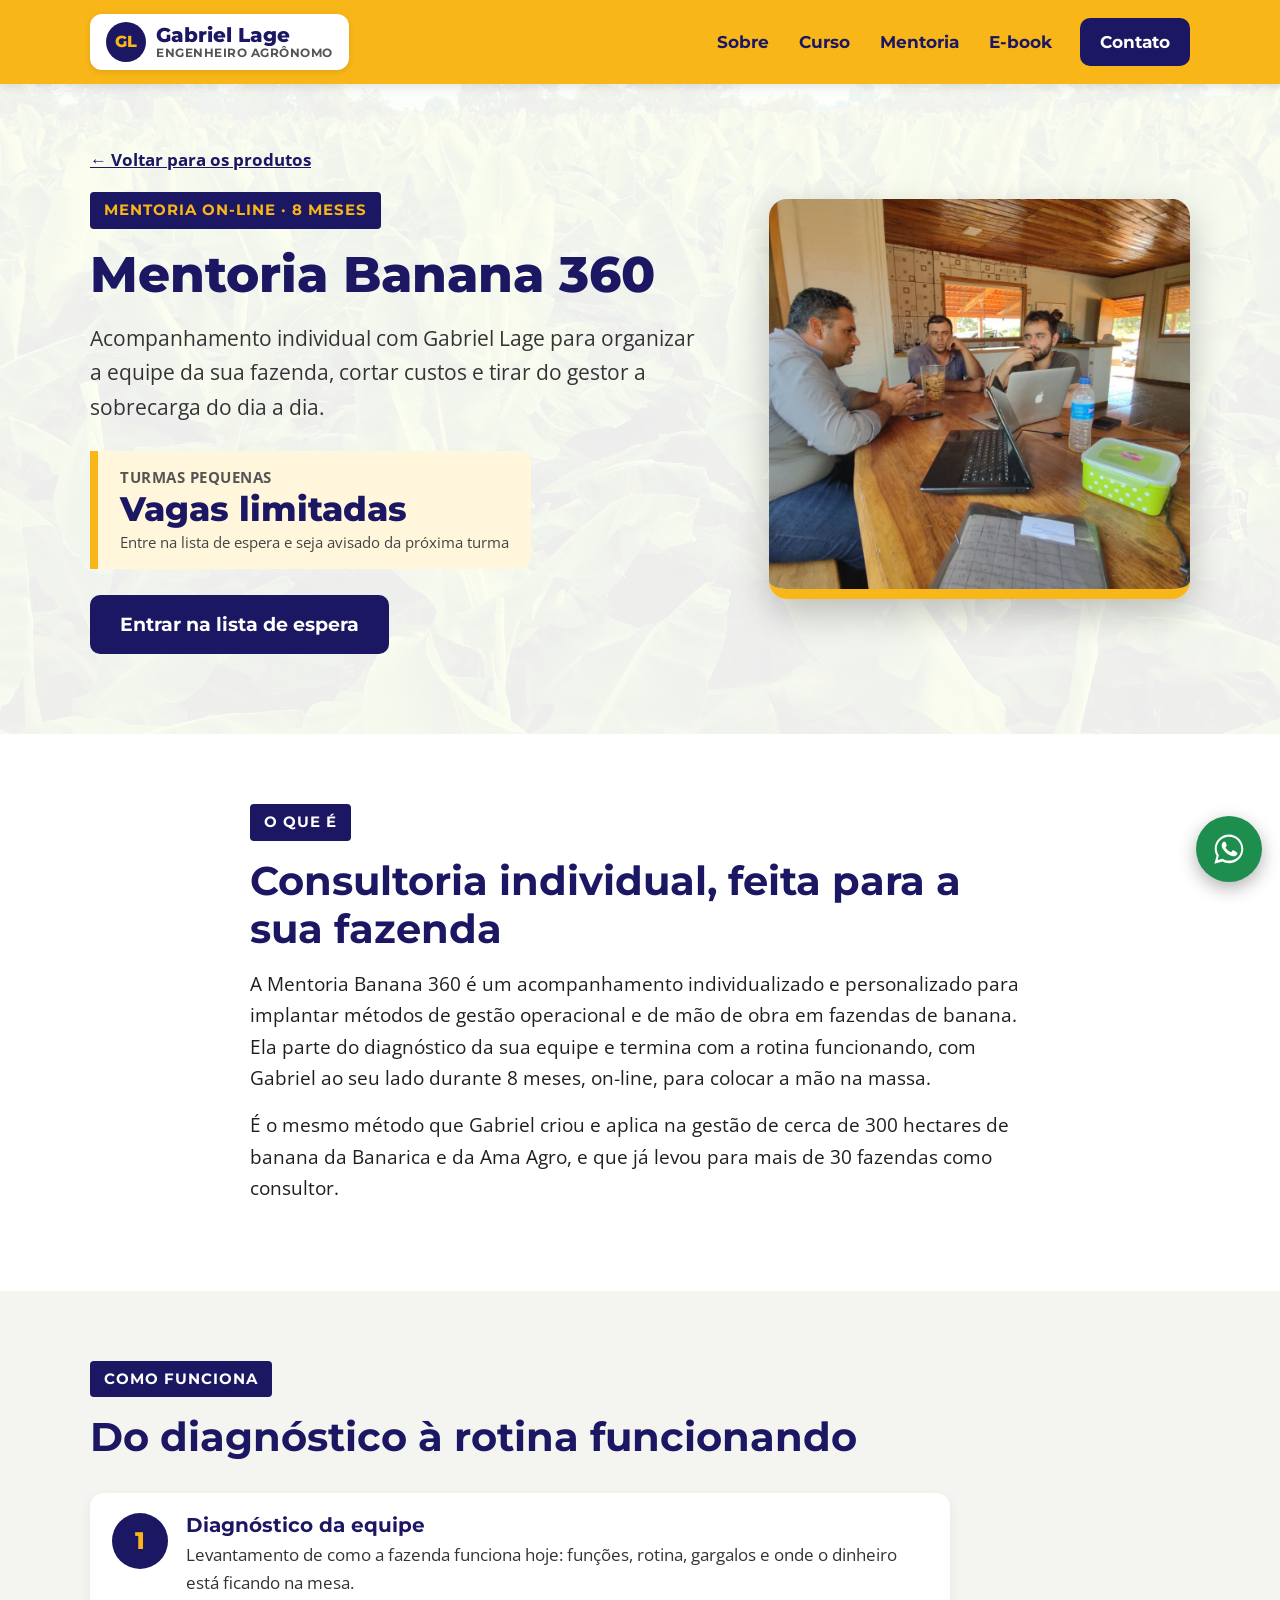
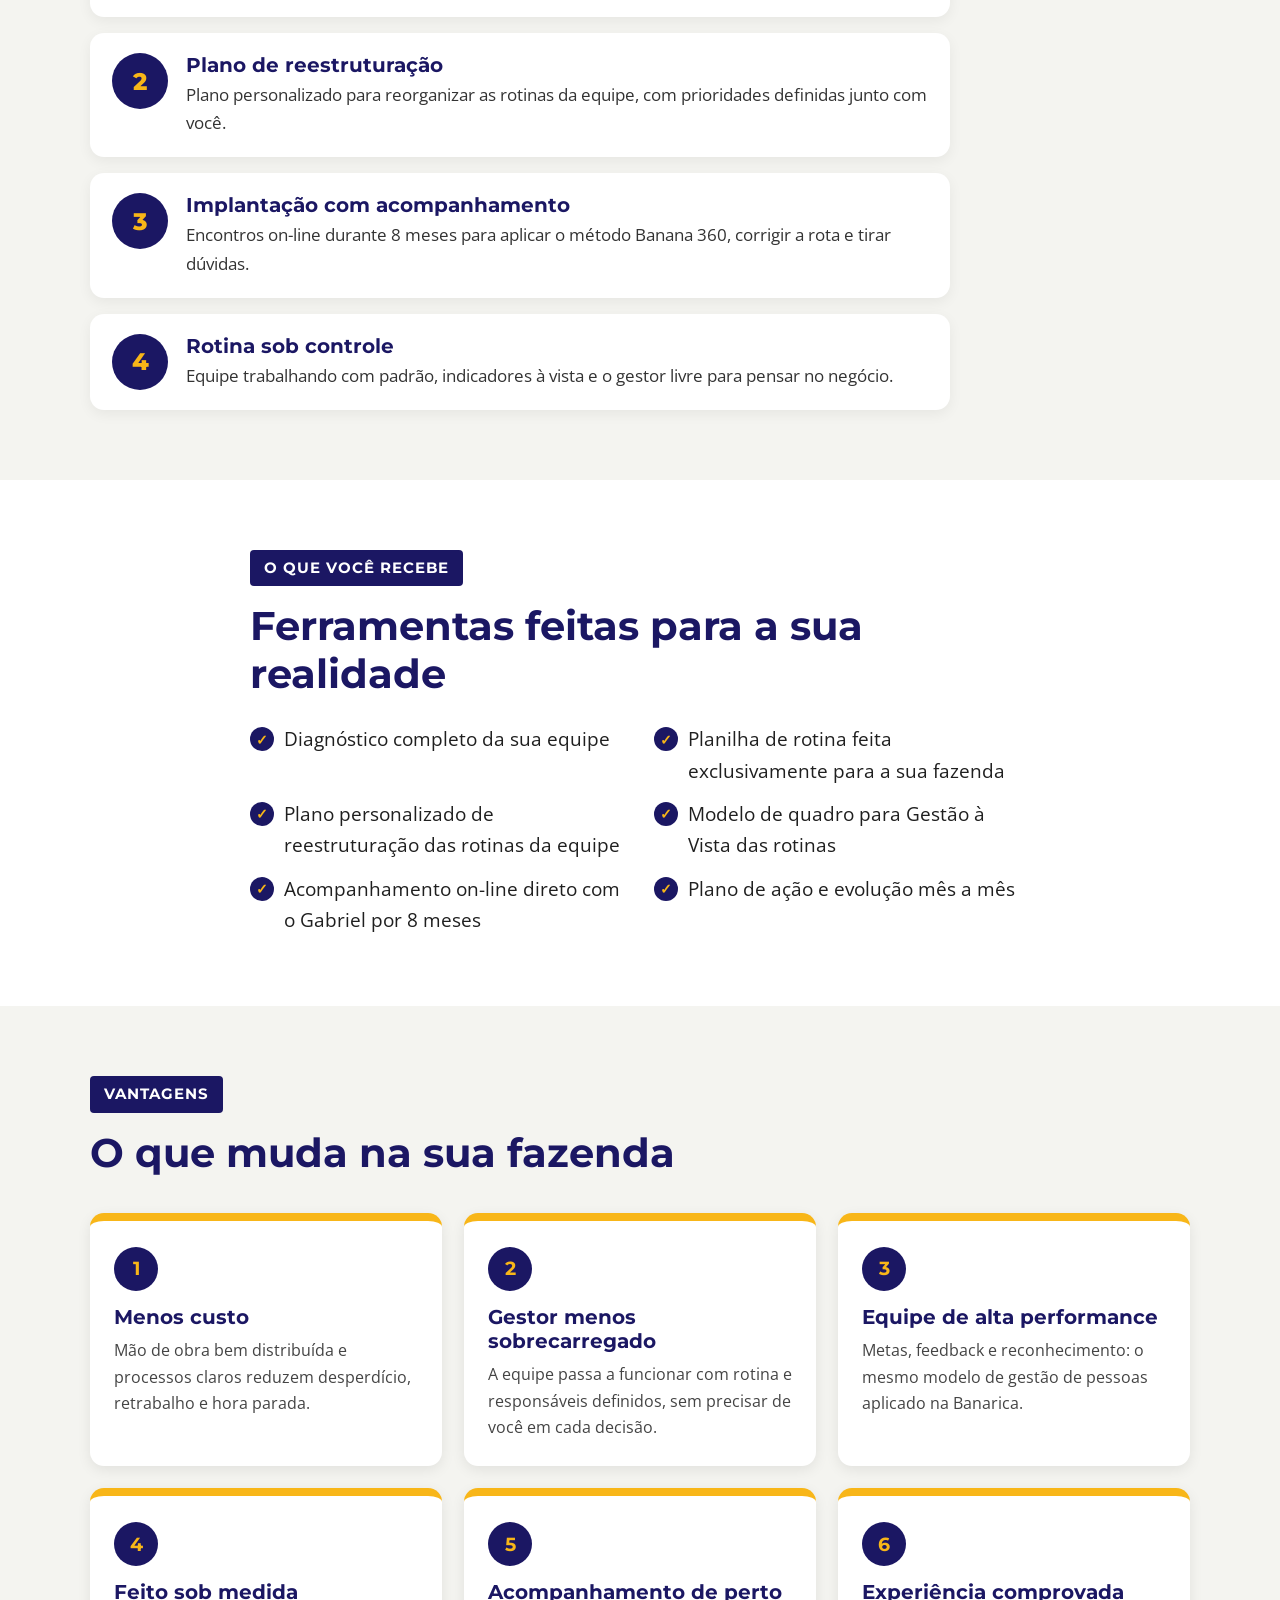
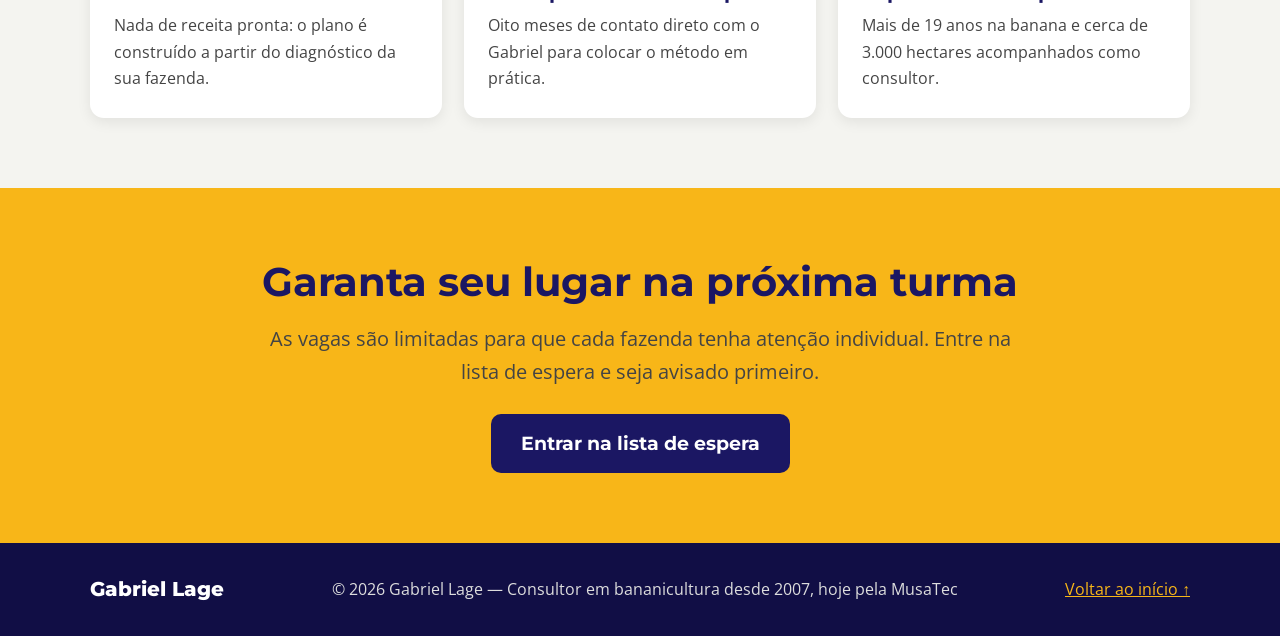
<file: mentoria.html>
<!DOCTYPE html>
<html lang="pt-BR">
<head>
<meta charset="UTF-8">
<meta name="viewport" content="width=device-width, initial-scale=1.0">
<title>Mentoria Banana 360 | Gabriel Lage</title>
<meta name="description" content="Mentoria Banana 360 com Gabriel Lage: acompanhamento individual de 8 meses para organizar a equipe, reduzir custos e aliviar a sobrecarga do gestor na fazenda de banana.">
<link rel="preconnect" href="https://fonts.googleapis.com">
<link href="https://fonts.googleapis.com/css2?family=Montserrat:wght@600;700;800&family=Open+Sans:wght@400;600;700&display=swap" rel="stylesheet">
<link rel="stylesheet" href="estilo.css">
</head>
<body>
<a class="pular" href="#conteudo">Pular para o conteúdo</a>

<header>
  <div class="container nav">
    <a class="marca" href="index.html" aria-label="Gabriel Lage - início"><b aria-hidden="true">GL</b><span>Gabriel Lage<small>Engenheiro Agrônomo</small></span></a>
    <button class="menu-btn" aria-expanded="false" aria-controls="menu" onclick="const m=document.getElementById('menu');m.classList.toggle('aberto');this.setAttribute('aria-expanded',m.classList.contains('aberto'))">☰ Menu</button>
    <nav aria-label="Menu principal">
      <ul id="menu" onclick="if(event.target.tagName==='A'){this.classList.remove('aberto')}">
        <li><a href="index.html#sobre">Sobre</a></li>
        <li><a href="curso.html">Curso</a></li>
        <li><a href="mentoria.html" aria-current="page">Mentoria</a></li>
        <li><a href="ebook.html">E-book</a></li>
        <li><a class="btn btn-azul" href="index.html#contato">Contato</a></li>
      </ul>
    </nav>
  </div>
</header>

<main id="conteudo">

<section class="topo-produto">
  <div class="container grid">
    <div>
      <a class="voltar" href="index.html#produtos">← Voltar para os produtos</a><br>
      <span class="selo-produto">Mentoria on-line · 8 meses</span>
      <h1>Mentoria Banana 360</h1>
      <p class="chamada">Acompanhamento individual com Gabriel Lage para organizar a equipe da sua fazenda, cortar custos e tirar do gestor a sobrecarga do dia a dia.</p>
      <div class="preco-box">
        <small>Turmas pequenas</small>
        <strong>Vagas limitadas</strong>
        <span>Entre na lista de espera e seja avisado da próxima turma</span>
      </div>
      <div class="botoes">
        <a class="btn btn-azul" href="lista-de-espera.html">Entrar na lista de espera</a>
      </div>
    </div>
    <div class="visual"><img src="reuniao.jpg" alt="Reunião de trabalho com produtores em volta de uma mesa com notebooks e planilhas"></div>
  </div>
</section>

<section class="bloco">
  <div class="container texto">
    <span class="tag">O que é</span>
    <h2 class="titulo">Consultoria individual, feita para a sua fazenda</h2>
    <p>A Mentoria Banana 360 é um acompanhamento individualizado e personalizado para implantar métodos de gestão operacional e de mão de obra em fazendas de banana. Ela parte do diagnóstico da sua equipe e termina com a rotina funcionando, com Gabriel ao seu lado durante 8 meses, on-line, para colocar a mão na massa.</p>
    <p>É o mesmo método que Gabriel criou e aplica na gestão de cerca de 300 hectares de banana da Banarica e da Ama Agro, e que já levou para mais de 30 fazendas como consultor.</p>
  </div>
</section>

<section class="bloco cinza">
  <div class="container">
    <span class="tag">Como funciona</span>
    <h2 class="titulo">Do diagnóstico à rotina funcionando</h2>
    <ol class="etapas">
      <li><div><h3>Diagnóstico da equipe</h3><p>Levantamento de como a fazenda funciona hoje: funções, rotina, gargalos e onde o dinheiro está ficando na mesa.</p></div></li>
      <li><div><h3>Plano de reestruturação</h3><p>Plano personalizado para reorganizar as rotinas da equipe, com prioridades definidas junto com você.</p></div></li>
      <li><div><h3>Implantação com acompanhamento</h3><p>Encontros on-line durante 8 meses para aplicar o método Banana 360, corrigir a rota e tirar dúvidas.</p></div></li>
      <li><div><h3>Rotina sob controle</h3><p>Equipe trabalhando com padrão, indicadores à vista e o gestor livre para pensar no negócio.</p></div></li>
    </ol>
  </div>
</section>

<section class="bloco">
  <div class="container texto">
    <span class="tag">O que você recebe</span>
    <h2 class="titulo">Ferramentas feitas para a sua realidade</h2>
    <ul class="checks">
      <li>Diagnóstico completo da sua equipe</li>
      <li>Planilha de rotina feita exclusivamente para a sua fazenda</li>
      <li>Plano personalizado de reestruturação das rotinas da equipe</li>
      <li>Modelo de quadro para Gestão à Vista das rotinas</li>
      <li>Acompanhamento on-line direto com o Gabriel por 8 meses</li>
      <li>Plano de ação e evolução mês a mês</li>
    </ul>
  </div>
</section>

<section class="bloco cinza">
  <div class="container">
    <span class="tag">Vantagens</span>
    <h2 class="titulo">O que muda na sua fazenda</h2>
    <div class="vantagens">
      <article class="vantagem"><b>1</b><h3>Menos custo</h3><p>Mão de obra bem distribuída e processos claros reduzem desperdício, retrabalho e hora parada.</p></article>
      <article class="vantagem"><b>2</b><h3>Gestor menos sobrecarregado</h3><p>A equipe passa a funcionar com rotina e responsáveis definidos, sem precisar de você em cada decisão.</p></article>
      <article class="vantagem"><b>3</b><h3>Equipe de alta performance</h3><p>Metas, feedback e reconhecimento: o mesmo modelo de gestão de pessoas aplicado na Banarica.</p></article>
      <article class="vantagem"><b>4</b><h3>Feito sob medida</h3><p>Nada de receita pronta: o plano é construído a partir do diagnóstico da sua fazenda.</p></article>
      <article class="vantagem"><b>5</b><h3>Acompanhamento de perto</h3><p>Oito meses de contato direto com o Gabriel para colocar o método em prática.</p></article>
      <article class="vantagem"><b>6</b><h3>Experiência comprovada</h3><p>Mais de 19 anos na banana e cerca de 3.000 hectares acompanhados como consultor.</p></article>
    </div>
  </div>
</section>

<section class="bloco amarelo cta-final">
  <div class="container">
    <h2 class="titulo">Garanta seu lugar na próxima turma</h2>
    <p class="sub">As vagas são limitadas para que cada fazenda tenha atenção individual. Entre na lista de espera e seja avisado primeiro.</p>
    <div class="botoes">
      <a class="btn btn-azul" href="lista-de-espera.html">Entrar na lista de espera</a>
    </div>
  </div>
</section>

</main>

<footer>
  <div class="container">
    <span class="assinatura">Gabriel Lage</span>
    <span>© 2026 Gabriel Lage — Consultor em bananicultura desde 2007, hoje pela MusaTec</span>
    <a href="index.html">Voltar ao início ↑</a>
  </div>
</footer>

<a class="whats-float" href="https://wa.me/5538998599261" target="_blank" rel="noopener" aria-label="Falar no WhatsApp">
  <svg viewBox="0 0 32 32" aria-hidden="true"><path d="M16 3C9 3 3.3 8.7 3.3 15.7c0 2.2.6 4.4 1.7 6.3L3 29l7.2-1.9c1.8 1 3.8 1.5 5.8 1.5 7 0 12.7-5.7 12.7-12.7S23 3 16 3zm0 23.3c-1.9 0-3.8-.5-5.4-1.5l-.4-.2-4.3 1.1 1.1-4.2-.3-.4c-1.1-1.7-1.6-3.7-1.6-5.7C5.1 9.9 10 5 16 5s10.9 4.9 10.9 10.9S22 26.3 16 26.3zm6-8.1c-.3-.2-1.9-1-2.2-1.1-.3-.1-.5-.2-.7.2-.2.3-.8 1.1-1 1.3-.2.2-.4.2-.7.1-.3-.2-1.4-.5-2.6-1.6-1-.9-1.6-1.9-1.8-2.2-.2-.3 0-.5.1-.7l.5-.6c.2-.2.2-.3.3-.6.1-.2 0-.4 0-.6l-1-2.4c-.3-.6-.5-.5-.7-.5h-.6c-.2 0-.6.1-.9.4-.3.3-1.2 1.2-1.2 2.9s1.2 3.4 1.4 3.6c.2.2 2.4 3.7 5.9 5.2.8.4 1.5.6 2 .7.8.3 1.6.2 2.2.1.7-.1 1.9-.8 2.2-1.5.3-.8.3-1.4.2-1.5-.1-.2-.3-.3-.6-.4z"/></svg>
</a>

</body>
</html>
</file>
<file: estilo.css>
:root {
  --azul: #1B1763;
  --azul-escuro: #110E45;
  --amarelo: #F8B618;
  --amarelo-claro: #FFF6DC;
  --texto: #1F1F1F;
  --cinza: #F4F4F0;
  --branco: #FFFFFF;
}
* { box-sizing: border-box; margin: 0; padding: 0; }
html { scroll-behavior: smooth; scroll-padding-top: 90px; }
body { font-family: 'Open Sans', Arial, sans-serif; color: var(--texto); background: var(--branco); font-size: 19px; line-height: 1.65; }
h1, h2, h3 { font-family: 'Montserrat', Arial, sans-serif; color: var(--azul); line-height: 1.2; }
img { max-width: 100%; display: block; }
a { color: inherit; }
:focus-visible { outline: 4px solid var(--azul); outline-offset: 3px; }
.pular { position: absolute; left: -999px; top: 0; background: var(--azul); color: #fff; padding: 12px 18px; z-index: 100; }
.pular:focus { left: 10px; top: 10px; }
.container { width: 100%; max-width: 1140px; margin: 0 auto; padding: 0 20px; }
section { padding: 80px 0; }
.tag { display: inline-block; background: var(--azul); color: #fff; font-family: 'Montserrat', sans-serif; font-weight: 700; font-size: 15px; text-transform: uppercase; letter-spacing: 1px; padding: 6px 14px; border-radius: 4px; margin-bottom: 16px; }
.titulo { font-size: clamp(28px, 4vw, 40px); margin-bottom: 16px; }
.sub { font-size: 20px; color: #444; max-width: 760px; }

/* Botões grandes e fáceis de tocar */
.btn { display: inline-flex; align-items: center; justify-content: center; gap: 10px; min-height: 56px; font-family: 'Montserrat', sans-serif; font-weight: 700; font-size: 19px; text-decoration: none; padding: 14px 30px; border-radius: 10px; border: 0; cursor: pointer; transition: transform .15s, box-shadow .15s; }
.btn:hover { transform: translateY(-2px); box-shadow: 0 6px 18px rgba(0,0,0,.18); }
.btn svg { width: 26px; height: 26px; fill: currentColor; flex-shrink: 0; }
.btn-whats { background: #1E8E4E; color: #fff; }
.btn-azul { background: var(--azul); color: #fff; }
.btn-amarelo { background: var(--amarelo); color: var(--azul); }

/* Faixa amarela do topo */
header { position: sticky; top: 0; z-index: 50; background: var(--amarelo); box-shadow: 0 2px 10px rgba(0,0,0,.12); }
.nav { display: flex; align-items: center; justify-content: space-between; height: 84px; }
.nav .marca { background: #fff; border-radius: 12px; padding: 8px 16px; box-shadow: 0 2px 6px rgba(0,0,0,.1); text-decoration: none; display: flex; align-items: center; gap: 10px; }
.nav .marca b { width: 40px; height: 40px; border-radius: 50%; background: var(--azul); color: var(--amarelo); display: flex; align-items: center; justify-content: center; font-family: 'Montserrat', sans-serif; font-size: 16px; font-weight: 800; }
.nav .marca span { font-family: 'Montserrat', sans-serif; font-weight: 800; font-size: 20px; color: var(--azul); line-height: 1.1; }
.nav .marca small { display: block; font-size: 12px; font-weight: 700; color: #555; letter-spacing: .5px; text-transform: uppercase; }
.nav ul { list-style: none; display: flex; gap: 26px; align-items: center; }
.nav ul a { text-decoration: none; font-family: 'Montserrat', sans-serif; font-weight: 700; font-size: 17px; color: var(--azul); padding: 8px 2px; }
.nav ul a:hover { text-decoration: underline; text-underline-offset: 6px; }
.nav ul .btn { padding: 10px 20px; min-height: 48px; font-size: 17px; }
.nav ul .btn:hover { text-decoration: none; }
.nav ul .btn-azul { color: #fff; }
.menu-btn { display: none; background: var(--azul); color: #fff; border: 0; border-radius: 8px; font-family: 'Montserrat', sans-serif; font-weight: 700; font-size: 17px; padding: 10px 16px; cursor: pointer; }

/* Apresentação: palavras azuis por cima da foto */
.hero { position: relative; padding: 110px 0 120px; background: linear-gradient(90deg, rgba(255,255,255,.96) 0%, rgba(255,255,255,.88) 50%, rgba(255,255,255,.15) 85%), url('lavoura.jpg') center/cover no-repeat; }
.hero h1 { font-size: clamp(30px, 4.4vw, 48px); font-weight: 800; max-width: 720px; margin-bottom: 16px; }
.hero h1 span { background: var(--amarelo); padding: 0 8px; border-radius: 6px; -webkit-box-decoration-break: clone; box-decoration-break: clone; }
.hero .cargo { font-family: 'Montserrat', sans-serif; font-size: clamp(19px, 2.2vw, 23px); font-weight: 700; color: var(--azul); max-width: 680px; margin-bottom: 26px; }
.hero p { font-size: 20px; max-width: 620px; margin-bottom: 34px; color: #333; }

/* Provas: resultados logo abaixo da frase principal */
.provas { list-style: none; display: grid; grid-template-columns: 1fr 1fr; gap: 12px; max-width: 620px; margin-bottom: 32px; }
.provas li { background: #fff; border-left: 6px solid var(--amarelo); border-radius: 0 10px 10px 0; padding: 12px 16px; box-shadow: 0 3px 10px rgba(0,0,0,.08); font-size: 16px; line-height: 1.35; color: #333; }
.provas strong { display: block; font-family: 'Montserrat', sans-serif; font-size: 24px; font-weight: 800; color: var(--azul); }
.hero .botoes { display: flex; flex-wrap: wrap; gap: 16px; }
.hero .grid { display: grid; grid-template-columns: 1.25fr .75fr; gap: 48px; align-items: center; }
.hero .retrato img { width: 100%; max-width: 420px; margin-left: auto; border-radius: 18px; border-bottom: 10px solid var(--amarelo); box-shadow: 0 14px 34px rgba(0,0,0,.22); }

/* Faixa de fotos */
.faixa-fotos { display: grid; grid-template-columns: repeat(3, 1fr); }
.faixa-fotos img { width: 100%; height: 260px; object-fit: cover; }

/* Sobre */
.sobre .grid { display: grid; grid-template-columns: 1.1fr .9fr; gap: 56px; align-items: center; }
.sobre p { margin-bottom: 16px; }
.sobre .foto img { border-radius: 14px; box-shadow: 0 10px 30px rgba(0,0,0,.15); border-bottom: 8px solid var(--amarelo); }
.sobre .foto .duas { display: grid; grid-template-columns: 1fr 1fr; gap: 14px; }
.sobre .foto .duas img { width: 100%; height: 400px; object-fit: cover; object-position: top; }
.sobre .foto figcaption { font-size: 15px; color: #555; margin-top: 12px; }
.destaque-frase { background: var(--amarelo-claro); border-left: 8px solid var(--amarelo); border-radius: 0 12px 12px 0; padding: 22px 26px; margin-top: 8px; font-family: 'Montserrat', sans-serif; font-weight: 700; color: var(--azul); font-size: 21px; line-height: 1.4; }

/* Atuação */
.atuacao { background: var(--azul); }
.atuacao .tag { background: var(--amarelo); color: var(--azul); }
.atuacao h2 { color: #fff; }
.atuacao .sub { color: #E6E6F5; }
.frentes { display: grid; grid-template-columns: repeat(3, 1fr); gap: 22px; margin-top: 40px; }
.frente { background: #fff; border-radius: 14px; overflow: hidden; box-shadow: 0 6px 20px rgba(0,0,0,.25); }
.frente img { width: 100%; height: 200px; object-fit: cover; border-bottom: 6px solid var(--amarelo); }
.frente > div { padding: 24px; }
.frente .selo { display: inline-block; background: var(--amarelo-claro); color: var(--azul); font-weight: 700; font-size: 14px; padding: 4px 12px; border-radius: 20px; margin-bottom: 12px; }
.frente h3 { font-size: 21px; margin-bottom: 8px; }
.frente p { font-size: 17px; color: #333; }

/* Formação */
.formacao { background: var(--cinza); }
.formacao .lista { display: grid; grid-template-columns: repeat(4, 1fr); gap: 22px; margin-top: 40px; }
.titulacao { background: #fff; border-radius: 14px; padding: 28px 24px; box-shadow: 0 4px 14px rgba(0,0,0,.06); border-top: 8px solid var(--amarelo); }
.titulacao .icone { width: 56px; height: 56px; border-radius: 50%; background: var(--azul); color: var(--amarelo); display: flex; align-items: center; justify-content: center; margin-bottom: 16px; }
.titulacao .icone svg { width: 28px; height: 28px; fill: none; stroke: currentColor; stroke-width: 2; stroke-linecap: round; stroke-linejoin: round; }
.titulacao h3 { font-size: 20px; margin-bottom: 8px; }
.titulacao p { font-size: 16px; color: #444; }

/* Trajetória */
.trajetoria .linha-tempo { list-style: none; margin-top: 40px; position: relative; max-width: 860px; }
.trajetoria .linha-tempo::before { content: ""; position: absolute; left: 47px; top: 10px; bottom: 10px; width: 4px; background: var(--amarelo); border-radius: 4px; }
.trajetoria li { display: grid; grid-template-columns: 98px 1fr; gap: 22px; align-items: start; margin-bottom: 30px; position: relative; }
.trajetoria .ano { background: var(--azul); color: var(--amarelo); font-family: 'Montserrat', sans-serif; font-weight: 800; font-size: 18px; border-radius: 30px; text-align: center; padding: 8px 0; position: relative; z-index: 1; }
.trajetoria h3 { font-size: 21px; margin-bottom: 4px; }
.trajetoria p { font-size: 17px; color: #333; }

/* Produtos */
.produtos { background: var(--amarelo); }
.produtos .sub { color: #1F1F1F; }
.cards { display: grid; grid-template-columns: repeat(3, 1fr); gap: 22px; margin-top: 44px; }
.card { background: #fff; border-radius: 14px; padding: 32px 26px; box-shadow: 0 4px 14px rgba(0,0,0,.08); display: flex; flex-direction: column; }
.card { outline: 4px solid var(--azul); }
.card h3 { font-size: 23px; line-height: 1.25; margin-bottom: 10px; }
.card p { font-size: 17px; color: #1F1F1F; }
.card ul { list-style: none; font-size: 16px; margin: 18px 0 26px; }
.card li { padding-left: 30px; position: relative; margin-bottom: 8px; }
.card li::before { content: "✓"; position: absolute; left: 0; top: 0; width: 22px; height: 22px; border-radius: 50%; background: var(--azul); color: var(--amarelo); font-size: 13px; font-weight: 700; display: flex; align-items: center; justify-content: center; margin-top: 2px; }
.card .selo { align-self: flex-start; background: var(--amarelo-claro); color: var(--azul); font-weight: 700; font-size: 14px; padding: 4px 12px; border-radius: 20px; margin-bottom: 14px; }
.card h3 a { text-decoration: none; }
.card h3 a:hover { text-decoration: underline; text-underline-offset: 5px; }
.card li.preco { font-family: 'Montserrat', sans-serif; font-weight: 800; font-size: 19px; color: var(--azul); margin-top: 12px; }
.card .saiba { margin-top: auto; margin-bottom: 14px; font-weight: 700; color: var(--azul); font-size: 17px; }
.card .btn { width: 100%; font-size: 17px; }

/* Relatos */
.relatos { background: var(--cinza); }
.relatos .lista { display: grid; grid-template-columns: repeat(6, 1fr); gap: 28px; margin-top: 40px; }
.relatos .relato { grid-column: span 2; }
.relatos .relato.destaque { grid-column: span 3; }
.relato { background: #fff; border-radius: 14px; padding: 36px 32px; box-shadow: 0 4px 14px rgba(0,0,0,.06); position: relative; }
.relato::before { content: "“"; position: absolute; top: -10px; left: 24px; font-family: Georgia, serif; font-size: 110px; color: var(--amarelo); line-height: 1; }
.relato blockquote { font-size: 22px; font-weight: 600; color: var(--azul); margin: 30px 0 22px; line-height: 1.5; }
.relato .estrelas { color: var(--amarelo); font-size: 22px; letter-spacing: 3px; }
.relato cite { font-style: normal; font-weight: 700; display: block; }
.relato small { color: #555; font-size: 16px; }

/* Galeria */
.galeria .fotos { display: grid; grid-template-columns: repeat(3, 1fr); gap: 16px; margin-top: 40px; }
.galeria figure { position: relative; overflow: hidden; border-radius: 12px; height: 280px; }
.galeria figure.largo { grid-column: span 2; }
.galeria img { width: 100%; height: 100%; object-fit: cover; }
.galeria figcaption { position: absolute; left: 0; right: 0; bottom: 0; padding: 14px 18px; color: #fff; font-weight: 700; font-size: 17px; background: linear-gradient(transparent, rgba(17,14,69,.92)); }

/* Contato */
.contato { background: linear-gradient(rgba(17,14,69,.9), rgba(17,14,69,.9)), url('banana.jpg') center/cover; color: #fff; text-align: center; }
.contato h2 { color: #fff; }
.contato .sub { color: #fff; margin: 0 auto 30px; }
.contato .info { margin-top: 30px; font-size: 18px; line-height: 2; }
.contato .info a { color: var(--amarelo); }

footer { background: var(--azul-escuro); color: #ddd; padding: 30px 0; font-size: 16px; }
footer .container { display: flex; justify-content: space-between; align-items: center; flex-wrap: wrap; gap: 16px; }
footer .assinatura { font-family: 'Montserrat', sans-serif; font-weight: 800; font-size: 20px; color: #fff; }
footer a { color: var(--amarelo); }

.whats-float { position: fixed; right: 18px; bottom: 18px; width: 66px; height: 66px; border-radius: 50%; background: #1E8E4E; display: flex; align-items: center; justify-content: center; box-shadow: 0 6px 18px rgba(0,0,0,.3); z-index: 60; }
.whats-float svg { width: 36px; height: 36px; fill: #fff; }

@media (max-width: 960px) {
  .cards { grid-template-columns: 1fr 1fr; }
  .formacao .lista { grid-template-columns: 1fr 1fr; }
}
@media (max-width: 860px) {
  section { padding: 60px 0; }
  .menu-btn { display: block; }
  .nav ul { display: none; position: absolute; top: 84px; left: 0; right: 0; background: var(--amarelo); flex-direction: column; align-items: stretch; padding: 12px 20px 22px; gap: 4px; box-shadow: 0 10px 20px rgba(0,0,0,.15); }
  .nav ul.aberto { display: flex; }
  .nav ul a { display: block; padding: 12px 4px; font-size: 19px; border-bottom: 1px solid rgba(27,23,99,.15); }
  .nav ul .btn { margin-top: 10px; border-bottom: 0; }
  .hero { padding: 70px 0 80px; background: linear-gradient(rgba(255,255,255,.9), rgba(255,255,255,.9)), url('lavoura.jpg') center/cover; }
  .faixa-fotos img { height: 160px; }
  .sobre .grid, .relatos .lista { grid-template-columns: 1fr; }
  .relatos .relato, .relatos .relato.destaque { grid-column: auto; }
  .cards, .frentes { grid-template-columns: 1fr; }
  .galeria .fotos { grid-template-columns: 1fr; }
  .galeria figure.largo { grid-column: auto; }
  .galeria figure { height: 230px; }
  .hero .botoes .btn { width: 100%; }
  .hero .grid { grid-template-columns: 1fr; gap: 32px; }
  .hero .retrato { order: -1; }
  .sobre .foto .duas img { height: 260px; }
  .hero .retrato img { max-width: 280px; margin: 0 auto; }
  .trajetoria .linha-tempo::before { left: 37px; }
  .trajetoria li { grid-template-columns: 78px 1fr; gap: 16px; }
  .trajetoria .ano { font-size: 16px; }
}
@media (max-width: 560px) {
  .formacao .lista { grid-template-columns: 1fr; }
  .nav .marca small { display: none; }
}

/* ===== Páginas internas dos produtos ===== */
.voltar { display: inline-block; font-weight: 700; color: var(--azul); margin-bottom: 18px; font-size: 17px; }
.topo-produto { background: linear-gradient(rgba(255,255,255,.93), rgba(255,255,255,.93)), url('lavoura.jpg') center/cover; padding: 60px 0 80px; }
.topo-produto .grid { display: grid; grid-template-columns: 1.2fr .8fr; gap: 48px; align-items: center; }
.topo-produto h1 { font-size: clamp(32px, 4.6vw, 50px); font-weight: 800; margin-bottom: 16px; }
.topo-produto .chamada { font-size: 21px; color: #333; margin-bottom: 26px; max-width: 620px; }
.topo-produto .visual img { width: 100%; border-radius: 18px; border-bottom: 10px solid var(--amarelo); box-shadow: 0 14px 34px rgba(0,0,0,.22); height: 400px; object-fit: cover; }
.selo-produto { display: inline-block; background: var(--azul); color: var(--amarelo); font-family: 'Montserrat', sans-serif; font-weight: 700; font-size: 15px; text-transform: uppercase; letter-spacing: 1px; padding: 6px 14px; border-radius: 4px; margin-bottom: 16px; }
.preco-box { display: inline-flex; flex-direction: column; background: var(--amarelo-claro); border-left: 8px solid var(--amarelo); border-radius: 0 12px 12px 0; padding: 14px 22px; margin-bottom: 26px; }
.preco-box small { font-size: 15px; font-weight: 700; color: #555; text-transform: uppercase; letter-spacing: .5px; }
.preco-box strong { font-family: 'Montserrat', sans-serif; font-size: 34px; font-weight: 800; color: var(--azul); line-height: 1.2; }
.preco-box span { font-size: 15px; color: #444; }
.topo-produto .botoes { display: flex; flex-wrap: wrap; gap: 14px; }

.bloco { padding: 70px 0; }
.bloco.cinza { background: var(--cinza); }
.bloco.amarelo { background: var(--amarelo); }
.bloco .texto { max-width: 820px; }
.bloco .texto p { margin-bottom: 16px; }

.checks { list-style: none; display: grid; grid-template-columns: 1fr 1fr; gap: 12px 28px; margin-top: 26px; }
.checks li { padding-left: 34px; position: relative; }
.checks li::before { content: "✓"; position: absolute; left: 0; top: 3px; width: 24px; height: 24px; border-radius: 50%; background: var(--azul); color: var(--amarelo); font-size: 14px; font-weight: 700; display: flex; align-items: center; justify-content: center; }

.vantagens { display: grid; grid-template-columns: repeat(3, 1fr); gap: 22px; margin-top: 36px; }
.vantagem { background: #fff; border-radius: 14px; padding: 26px 24px; box-shadow: 0 4px 14px rgba(0,0,0,.08); border-top: 8px solid var(--amarelo); }
.vantagem b { display: flex; width: 44px; height: 44px; border-radius: 50%; background: var(--azul); color: var(--amarelo); font-family: 'Montserrat', sans-serif; font-size: 19px; align-items: center; justify-content: center; margin-bottom: 14px; }
.vantagem h3 { font-size: 20px; margin-bottom: 8px; }
.vantagem p { font-size: 16px; color: #444; }

.etapas { list-style: none; counter-reset: etapa; display: grid; gap: 16px; margin-top: 32px; max-width: 860px; }
.etapas li { counter-increment: etapa; display: grid; grid-template-columns: 56px 1fr; gap: 18px; align-items: start; background: #fff; border-radius: 14px; padding: 20px 22px; box-shadow: 0 4px 14px rgba(0,0,0,.06); }
.etapas li::before { content: counter(etapa); width: 56px; height: 56px; border-radius: 50%; background: var(--azul); color: var(--amarelo); font-family: 'Montserrat', sans-serif; font-weight: 800; font-size: 24px; display: flex; align-items: center; justify-content: center; }
.etapas h3 { font-size: 20px; margin-bottom: 4px; }
.etapas p { font-size: 17px; color: #333; }

.pops { list-style: none; counter-reset: pop; display: grid; grid-template-columns: repeat(2, 1fr); gap: 12px 22px; margin-top: 30px; }
.pops li { counter-increment: pop; background: #fff; border-radius: 10px; padding: 14px 18px; box-shadow: 0 3px 10px rgba(0,0,0,.06); display: flex; gap: 14px; align-items: center; font-weight: 600; }
.pops li::before { content: counter(pop, decimal-leading-zero); flex-shrink: 0; font-family: 'Montserrat', sans-serif; font-weight: 800; color: var(--azul); background: var(--amarelo); border-radius: 8px; padding: 4px 9px; font-size: 15px; }

.capa-ebook { aspect-ratio: 3 / 4; max-width: 340px; margin-left: auto; border-radius: 10px; background: linear-gradient(160deg, #2643B5, #1B1763); color: #fff; padding: 34px 28px; display: flex; flex-direction: column; justify-content: space-between; box-shadow: 0 18px 40px rgba(17,14,69,.35); border-bottom: 10px solid var(--amarelo); }
.capa-ebook .t1 { font-family: 'Montserrat', sans-serif; font-weight: 800; font-size: 64px; line-height: .95; color: var(--amarelo); }
.capa-ebook .t2 { font-family: 'Montserrat', sans-serif; font-weight: 800; font-size: 30px; line-height: 1.05; }
.capa-ebook .t3 { font-size: 16px; margin-top: 14px; opacity: .9; }
.capa-ebook .autor { font-family: 'Montserrat', sans-serif; font-weight: 700; font-size: 16px; color: var(--amarelo); }

.cta-final { text-align: center; }
.cta-final .sub { margin: 0 auto 26px; }
.cta-final .botoes { display: flex; flex-wrap: wrap; gap: 14px; justify-content: center; }

/* Lista de espera */
.form-card { background: #fff; border-radius: 16px; padding: 34px 30px; box-shadow: 0 10px 30px rgba(0,0,0,.12); border-top: 8px solid var(--amarelo); max-width: 520px; width: 100%; margin-left: auto; }
.form-card h2 { font-size: 26px; margin-bottom: 6px; }
.form-card > p { font-size: 17px; color: #444; margin-bottom: 20px; }
.campo { margin-bottom: 16px; }
.campo label { display: block; font-weight: 700; color: var(--azul); margin-bottom: 6px; font-size: 17px; }
.campo input { width: 100%; min-height: 54px; font: inherit; font-size: 18px; padding: 10px 14px; border: 2px solid #C9C7DE; border-radius: 10px; background: #fff; color: var(--texto); }
.campo input:focus { border-color: var(--azul); outline: none; box-shadow: 0 0 0 3px rgba(27,23,99,.15); }
.form-card .btn { width: 100%; margin-top: 6px; }
.form-card .btn[disabled] { opacity: .6; cursor: wait; transform: none; box-shadow: none; }
.form-card .aviso { font-size: 14px; color: #555; margin-top: 12px; }
.msg { display: none; margin-top: 16px; padding: 14px 16px; border-radius: 10px; font-weight: 600; font-size: 17px; }
.msg.ok { display: block; background: #E3F4E8; color: #14532D; border-left: 6px solid #1E8E4E; }
.msg.erro { display: block; background: #FDE8E8; color: #7F1D1D; border-left: 6px solid #C0392B; }

@media (max-width: 860px) {
  .topo-produto { padding: 40px 0 60px; }
  .topo-produto .grid, .checks, .pops { grid-template-columns: 1fr; }
  .vantagens { grid-template-columns: 1fr; }
  .topo-produto .visual { order: -1; }
  .topo-produto .visual img { height: 240px; }
  .capa-ebook { margin: 0 auto; max-width: 260px; }
  .capa-ebook .t1 { font-size: 48px; }
  .capa-ebook .t2 { font-size: 24px; }
  .topo-produto .botoes .btn { width: 100%; }
  .form-card { margin: 0 auto; padding: 26px 20px; }
  .bloco { padding: 54px 0; }
}
</file>
